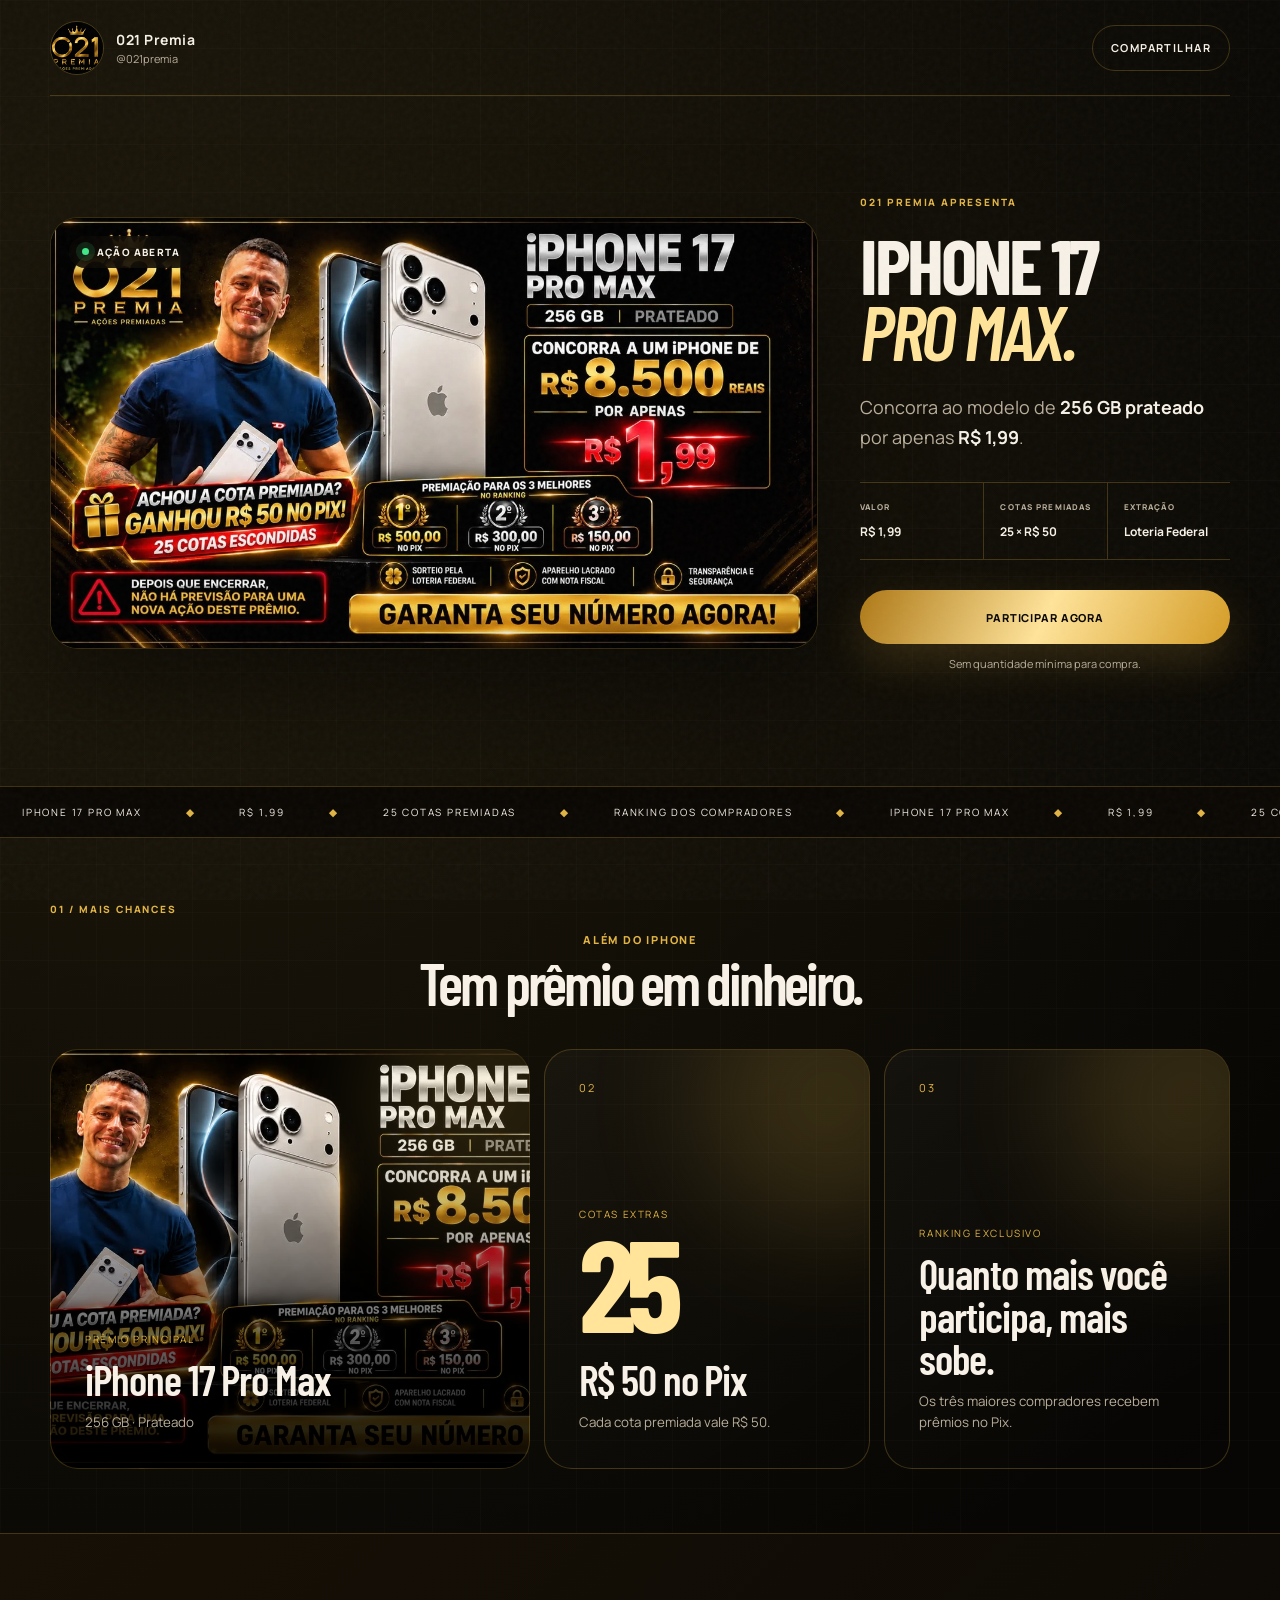
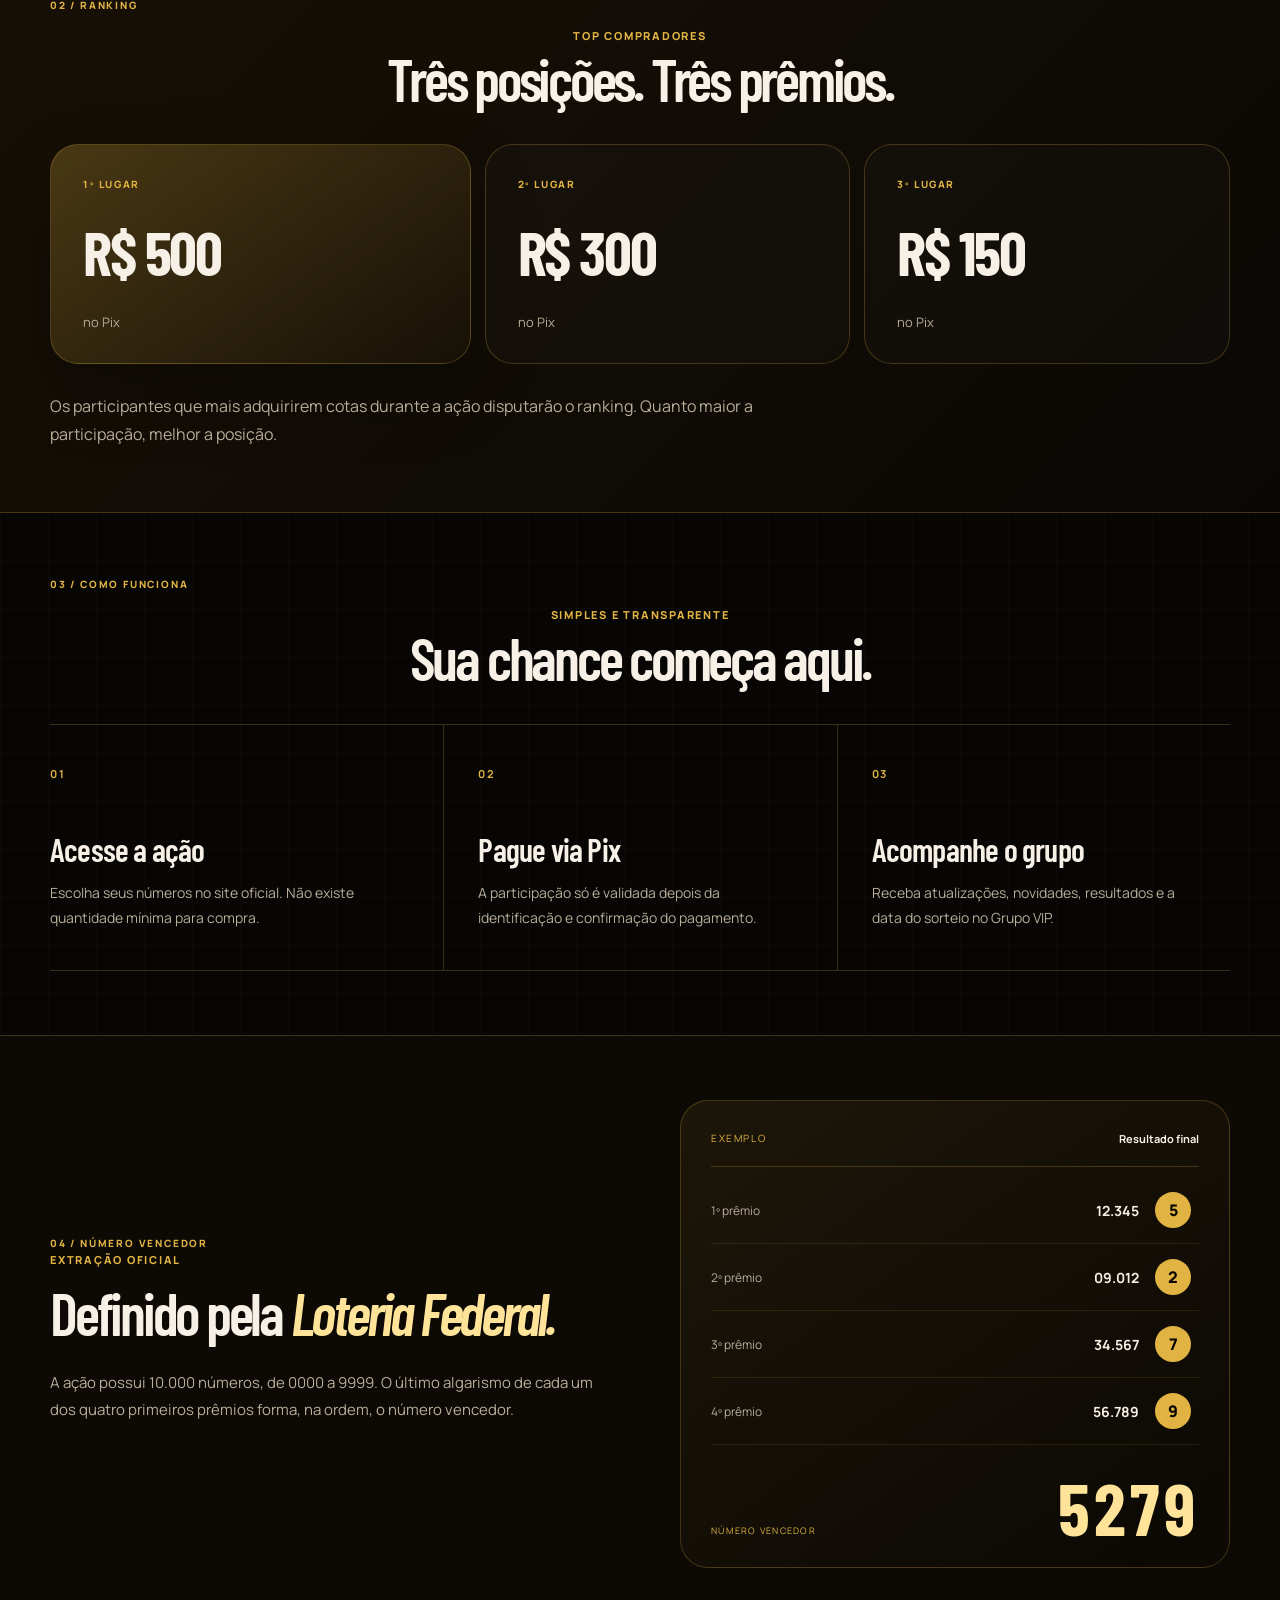
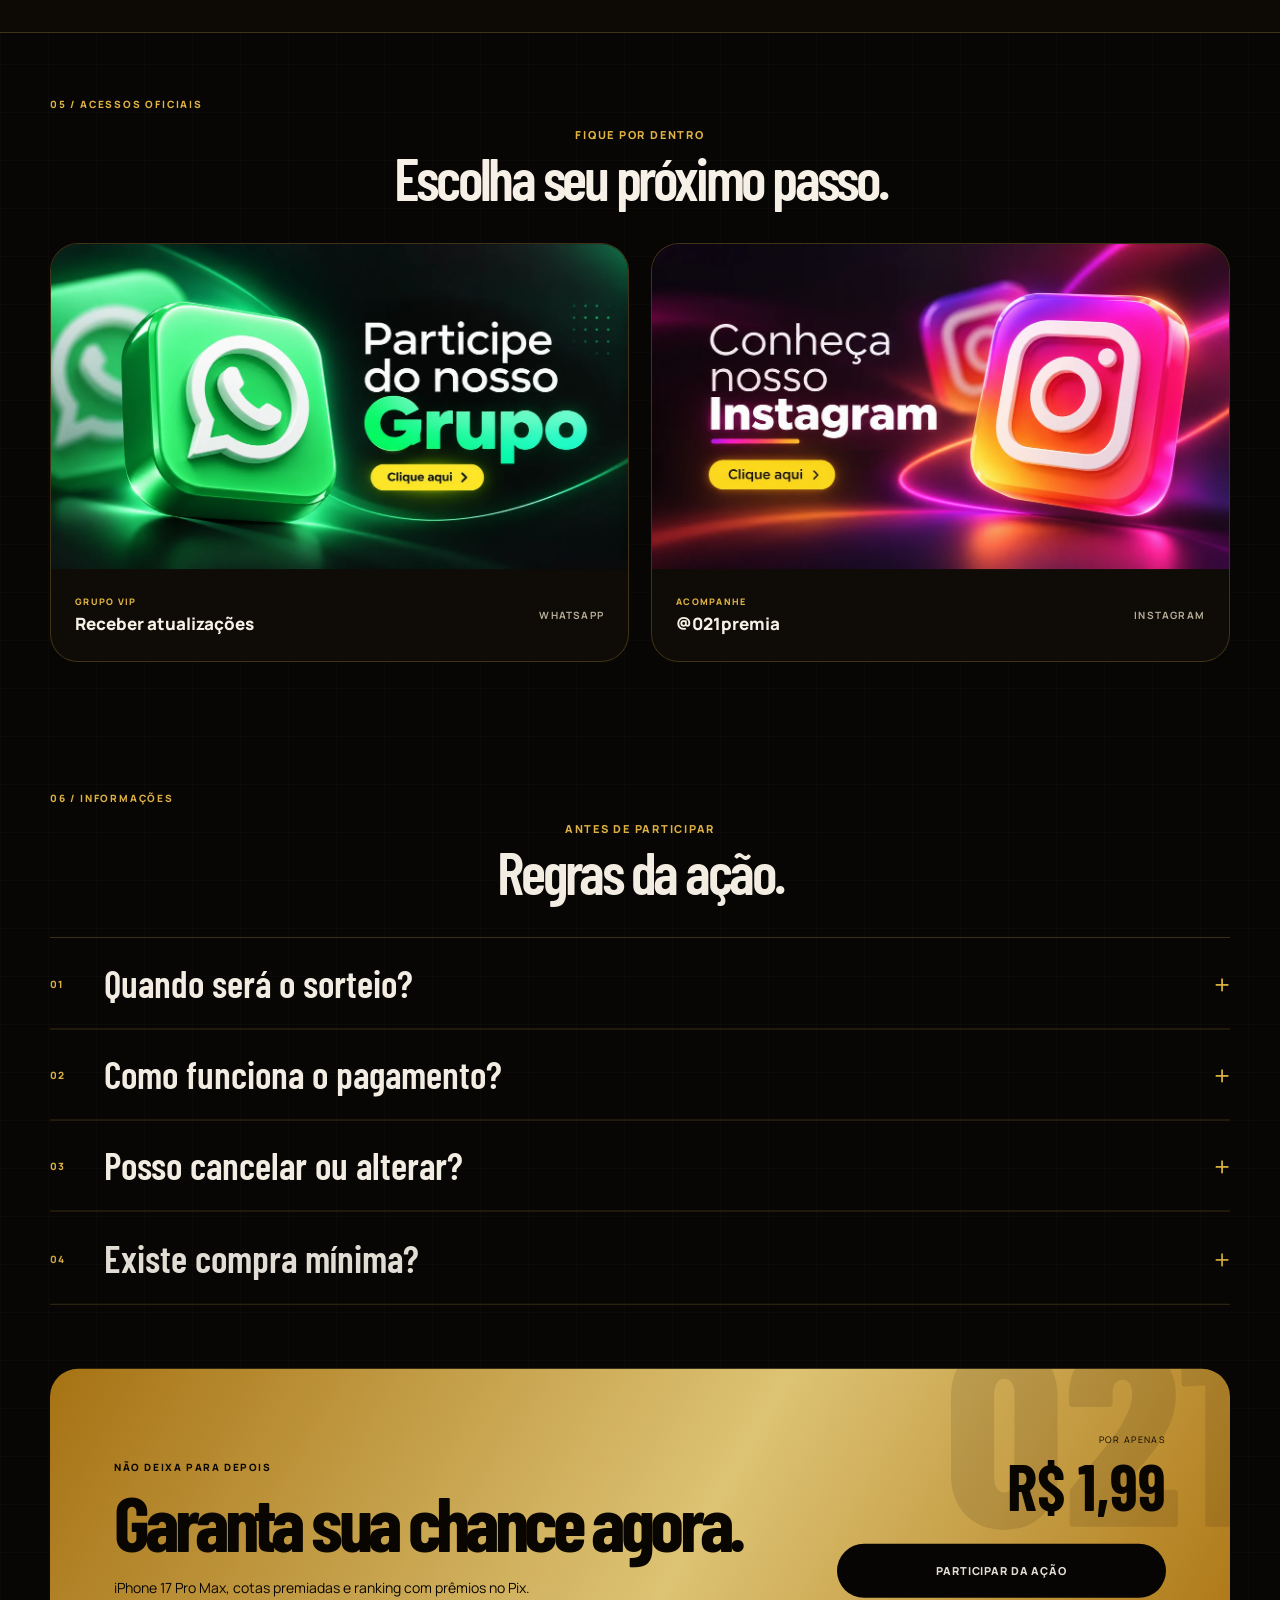
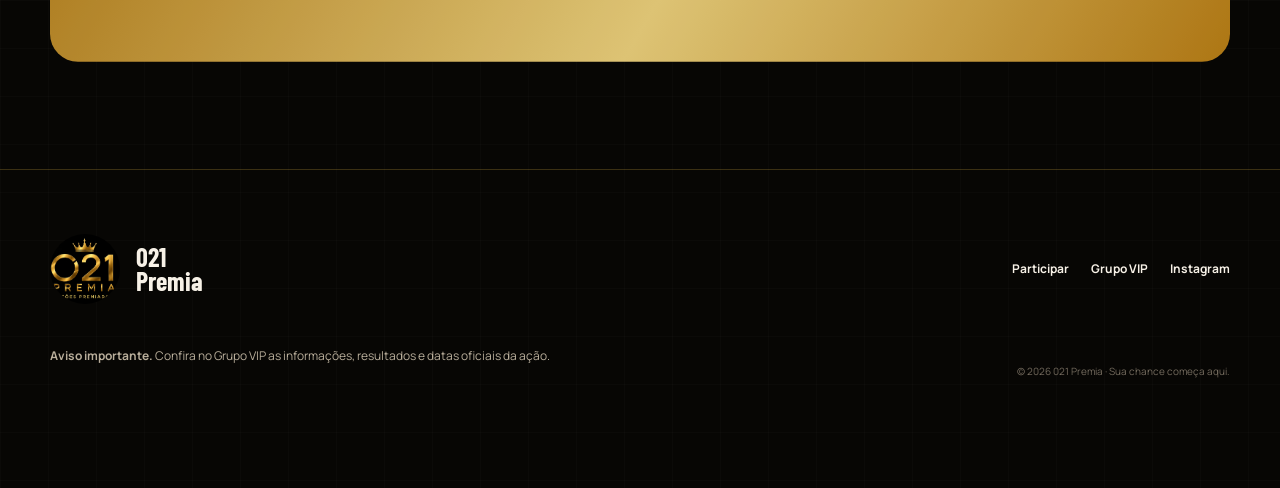
<file: 021premia/index.html>
<!doctype html>
<html lang="pt-BR">
<head>
  <meta charset="utf-8">
  <meta name="viewport" content="width=device-width, initial-scale=1, viewport-fit=cover">
  <meta name="theme-color" content="#070604">
  <meta name="description" content="021 Premia apresenta: concorra a um iPhone 17 Pro Max 256 GB prateado por apenas R$ 1,99. Cotas premiadas e ranking de compradores.">
  <meta property="og:title" content="021 Premia · iPhone 17 Pro Max">
  <meta property="og:description" content="iPhone 17 Pro Max, 25 cotas extras premiadas e ranking com prêmios no Pix.">
  <meta property="og:image" content="./assets/iphone-17-acao.webp">
  <title>021 Premia · iPhone 17 Pro Max por R$ 1,99</title>
  <link rel="icon" href="./assets/logo.webp">
  <link rel="preconnect" href="https://fonts.googleapis.com">
  <link rel="preconnect" href="https://fonts.gstatic.com" crossorigin>
  <link href="https://fonts.googleapis.com/css2?family=Barlow+Condensed:wght@600;700;800;900&family=Manrope:wght@400;500;600;700;800&display=swap" rel="stylesheet">
  <link rel="stylesheet" href="./style.css">
  <link rel="stylesheet" href="./accessibility.css">
  <link rel="stylesheet" href="./polish.css">
  <script src="./tracking.js" defer></script>
  <script src="./vendor/gsap.min.js" defer></script>
  <script src="./script.js" defer></script>
</head>
<body>
  <noscript><img height="1" width="1" style="display:none" src="https://www.facebook.com/tr?id=930785942910742&amp;ev=PageView&amp;noscript=1" alt=""></noscript>
  <a class="skip-link" href="#conteudo">Pular para o conteúdo</a>

  <main id="conteudo">
    <header class="topbar shell">
      <a class="profile" href="https://www.instagram.com/021premia" target="_blank" rel="noopener noreferrer">
        <img src="./assets/logo.webp" alt="">
        <span><strong>021 Premia</strong><small>@021premia</small></span>
      </a>
      <button class="share-button" type="button" aria-label="Compartilhar a página">Compartilhar</button>
    </header>

    <section class="hero shell" aria-labelledby="titulo-principal">
      <div class="hero-art reveal">
        <img src="./assets/iphone-17-acao.webp" alt="Ação do iPhone 17 Pro Max 256 GB da 021 Premia, com cotas premiadas e ranking" width="1280" height="720">
        <span class="live-pill"><i></i>Ação aberta</span>
      </div>
      <div class="hero-copy reveal">
        <p class="eyebrow">021 Premia apresenta</p>
        <h1 id="titulo-principal">iPhone 17 <em>Pro&nbsp;Max.</em></h1>
        <p class="lead">Concorra ao modelo de <strong>256 GB prateado</strong> por apenas <strong>R$ 1,99</strong>.</p>
        <div class="hero-facts">
          <div><small>VALOR</small><strong>R$ 1,99</strong></div>
          <div><small>COTAS PREMIADAS</small><strong>25 × R$ 50</strong></div>
          <div><small>EXTRAÇÃO</small><strong>Loteria Federal</strong></div>
        </div>
        <a class="button button-gold" href="https://checkout.021premia.com.br/" target="_blank" rel="noopener noreferrer" data-lead="checkout">Participar agora</a>
        <p class="minimum-note">Sem quantidade mínima para compra.</p>
      </div>
    </section>

    <div class="marquee" aria-hidden="true"><div>
      <span>IPHONE 17 PRO MAX</span><b>◆</b><span>R$ 1,99</span><b>◆</b><span>25 COTAS PREMIADAS</span><b>◆</b><span>RANKING DOS COMPRADORES</span><b>◆</b>
      <span>IPHONE 17 PRO MAX</span><b>◆</b><span>R$ 1,99</span><b>◆</b><span>25 COTAS PREMIADAS</span><b>◆</b><span>RANKING DOS COMPRADORES</span><b>◆</b>
    </div></div>

    <section class="section shell" id="premios">
      <div class="section-heading reveal">
        <span>01 / MAIS CHANCES</span>
        <div><p>Além do iPhone</p><h2>Tem prêmio em dinheiro.</h2></div>
      </div>

      <div class="prize-grid">
        <article class="prize-card prize-main reveal">
          <span class="card-index">01</span>
          <p>Prêmio principal</p>
          <h3>iPhone 17 Pro Max</h3>
          <small>256 GB · Prateado</small>
        </article>
        <article class="prize-card prize-extra reveal">
          <span class="card-index">02</span>
          <p>Cotas extras</p>
          <strong class="giant-number">25</strong>
          <h3>R$ 50 no Pix</h3>
          <small>Cada cota premiada vale R$ 50.</small>
        </article>
        <article class="prize-card prize-ranking reveal">
          <span class="card-index">03</span>
          <p>Ranking exclusivo</p>
          <h3>Quanto mais você participa, mais sobe.</h3>
          <small>Os três maiores compradores recebem prêmios no Pix.</small>
        </article>
      </div>
    </section>

    <section class="section ranking-section" id="ranking">
      <div class="shell">
        <div class="section-heading reveal">
          <span>02 / RANKING</span>
          <div><p>Top compradores</p><h2>Três posições. Três prêmios.</h2></div>
        </div>
        <div class="podium">
          <article class="rank-card first reveal"><span>1º LUGAR</span><strong>R$ 500</strong><small>no Pix</small></article>
          <article class="rank-card second reveal"><span>2º LUGAR</span><strong>R$ 300</strong><small>no Pix</small></article>
          <article class="rank-card third reveal"><span>3º LUGAR</span><strong>R$ 150</strong><small>no Pix</small></article>
        </div>
        <p class="ranking-note reveal">Os participantes que mais adquirirem cotas durante a ação disputarão o ranking. Quanto maior a participação, melhor a posição.</p>
      </div>
    </section>

    <section class="section shell" id="como-funciona">
      <div class="section-heading reveal">
        <span>03 / COMO FUNCIONA</span>
        <div><p>Simples e transparente</p><h2>Sua chance começa aqui.</h2></div>
      </div>
      <div class="steps">
        <article class="reveal"><b>01</b><h3>Acesse a ação</h3><p>Escolha seus números no site oficial. Não existe quantidade mínima para compra.</p></article>
        <article class="reveal"><b>02</b><h3>Pague via Pix</h3><p>A participação só é validada depois da identificação e confirmação do pagamento.</p></article>
        <article class="reveal"><b>03</b><h3>Acompanhe o grupo</h3><p>Receba atualizações, novidades, resultados e a data do sorteio no Grupo VIP.</p></article>
      </div>
    </section>

    <section class="section draw-section" id="sorteio">
      <div class="shell draw-layout">
        <div class="draw-copy reveal">
          <span>04 / NÚMERO VENCEDOR</span>
          <p>Extração oficial</p>
          <h2>Definido pela <em>Loteria Federal.</em></h2>
          <p class="body-copy">A ação possui 10.000 números, de 0000 a 9999. O último algarismo de cada um dos quatro primeiros prêmios forma, na ordem, o número vencedor.</p>
        </div>
        <div class="example-card reveal" aria-label="Exemplo de formação do número vencedor">
          <div class="example-title"><span>EXEMPLO</span><strong>Resultado final</strong></div>
          <ol>
            <li><span>1º prêmio</span><b>12.345</b><em>5</em></li>
            <li><span>2º prêmio</span><b>09.012</b><em>2</em></li>
            <li><span>3º prêmio</span><b>34.567</b><em>7</em></li>
            <li><span>4º prêmio</span><b>56.789</b><em>9</em></li>
          </ol>
          <div class="winning-number"><small>NÚMERO VENCEDOR</small><strong>5279</strong></div>
        </div>
      </div>
    </section>

    <section class="section shell" id="canais">
      <div class="section-heading reveal">
        <span>05 / ACESSOS OFICIAIS</span>
        <div><p>Fique por dentro</p><h2>Escolha seu próximo passo.</h2></div>
      </div>
      <div class="channels">
        <a class="channel-card reveal" href="https://chat.whatsapp.com/JFI6RpgEqfD3y5OdmHV5dN?s=cl&amp;p=i&amp;ilr=0" target="_blank" rel="noopener noreferrer" data-lead="grupo-vip">
          <img src="./assets/channel-whatsapp.webp" alt="Participe do Grupo VIP da 021 Premia no WhatsApp" width="1200" height="675" loading="lazy">
          <footer><span><small>GRUPO VIP</small>Receber atualizações</span><b>WhatsApp</b></footer>
        </a>
        <a class="channel-card reveal" href="https://www.instagram.com/021premia" target="_blank" rel="noopener noreferrer">
          <img src="./assets/channel-instagram.webp" alt="Siga a 021 Premia no Instagram" width="1200" height="675" loading="lazy">
          <footer><span><small>ACOMPANHE</small>@021premia</span><b>Instagram</b></footer>
        </a>
      </div>
    </section>

    <section class="section shell info-section">
      <div class="section-heading reveal">
        <span>06 / INFORMAÇÕES</span>
        <div><p>Antes de participar</p><h2>Regras da ação.</h2></div>
      </div>
      <div class="accordion">
        <details class="reveal"><summary><b>01</b>Quando será o sorteio?<i>+</i></summary><p>O sorteio será realizado somente após 100% da ação estar preenchida e com todos os pagamentos confirmados. A data será informada no Grupo VIP oficial.</p></details>
        <details class="reveal"><summary><b>02</b>Como funciona o pagamento?<i>+</i></summary><p>O pagamento é realizado exclusivamente via Pix. Não existe reserva sem pagamento, e a cota só é válida após a confirmação.</p></details>
        <details class="reveal"><summary><b>03</b>Posso cancelar ou alterar?<i>+</i></summary><p>Depois do pagamento, não é possível cancelar a participação, solicitar reembolso ou alterar o número adquirido.</p></details>
        <details class="reveal"><summary><b>04</b>Existe compra mínima?<i>+</i></summary><p>Não. Você pode participar sem quantidade mínima para compra.</p></details>
      </div>
    </section>

    <section class="final-cta shell reveal">
      <div><p>Não deixa para depois</p><h2>Garanta sua chance agora.</h2><span>iPhone 17 Pro Max, cotas premiadas e ranking com prêmios no Pix.</span></div>
      <div class="final-side"><small>POR APENAS</small><strong>R$ 1,99</strong><a class="button button-dark" href="https://checkout.021premia.com.br/" target="_blank" rel="noopener noreferrer" data-lead="checkout-final">Participar da ação</a></div>
    </section>
  </main>

  <footer class="site-footer">
    <div class="shell footer-grid">
      <div class="footer-brand"><img src="./assets/logo.webp" alt=""><strong>021<br>Premia</strong></div>
      <nav aria-label="Links finais"><a href="https://checkout.021premia.com.br/" target="_blank" rel="noopener noreferrer" data-lead="checkout-footer">Participar</a><a href="https://chat.whatsapp.com/JFI6RpgEqfD3y5OdmHV5dN?s=cl&amp;p=i&amp;ilr=0" target="_blank" rel="noopener noreferrer" data-lead="grupo-footer">Grupo VIP</a><a href="https://www.instagram.com/021premia" target="_blank" rel="noopener noreferrer">Instagram</a></nav>
      <p><b>Aviso importante.</b> Confira no Grupo VIP as informações, resultados e datas oficiais da ação.</p>
      <small>© <span id="year"></span> 021 Premia · Sua chance começa aqui.</small>
    </div>
  </footer>

  <a class="floating-cta" href="https://checkout.021premia.com.br/" target="_blank" rel="noopener noreferrer" data-lead="checkout-fixo">Participar · R$ 1,99</a>
</body>
</html>
</file>
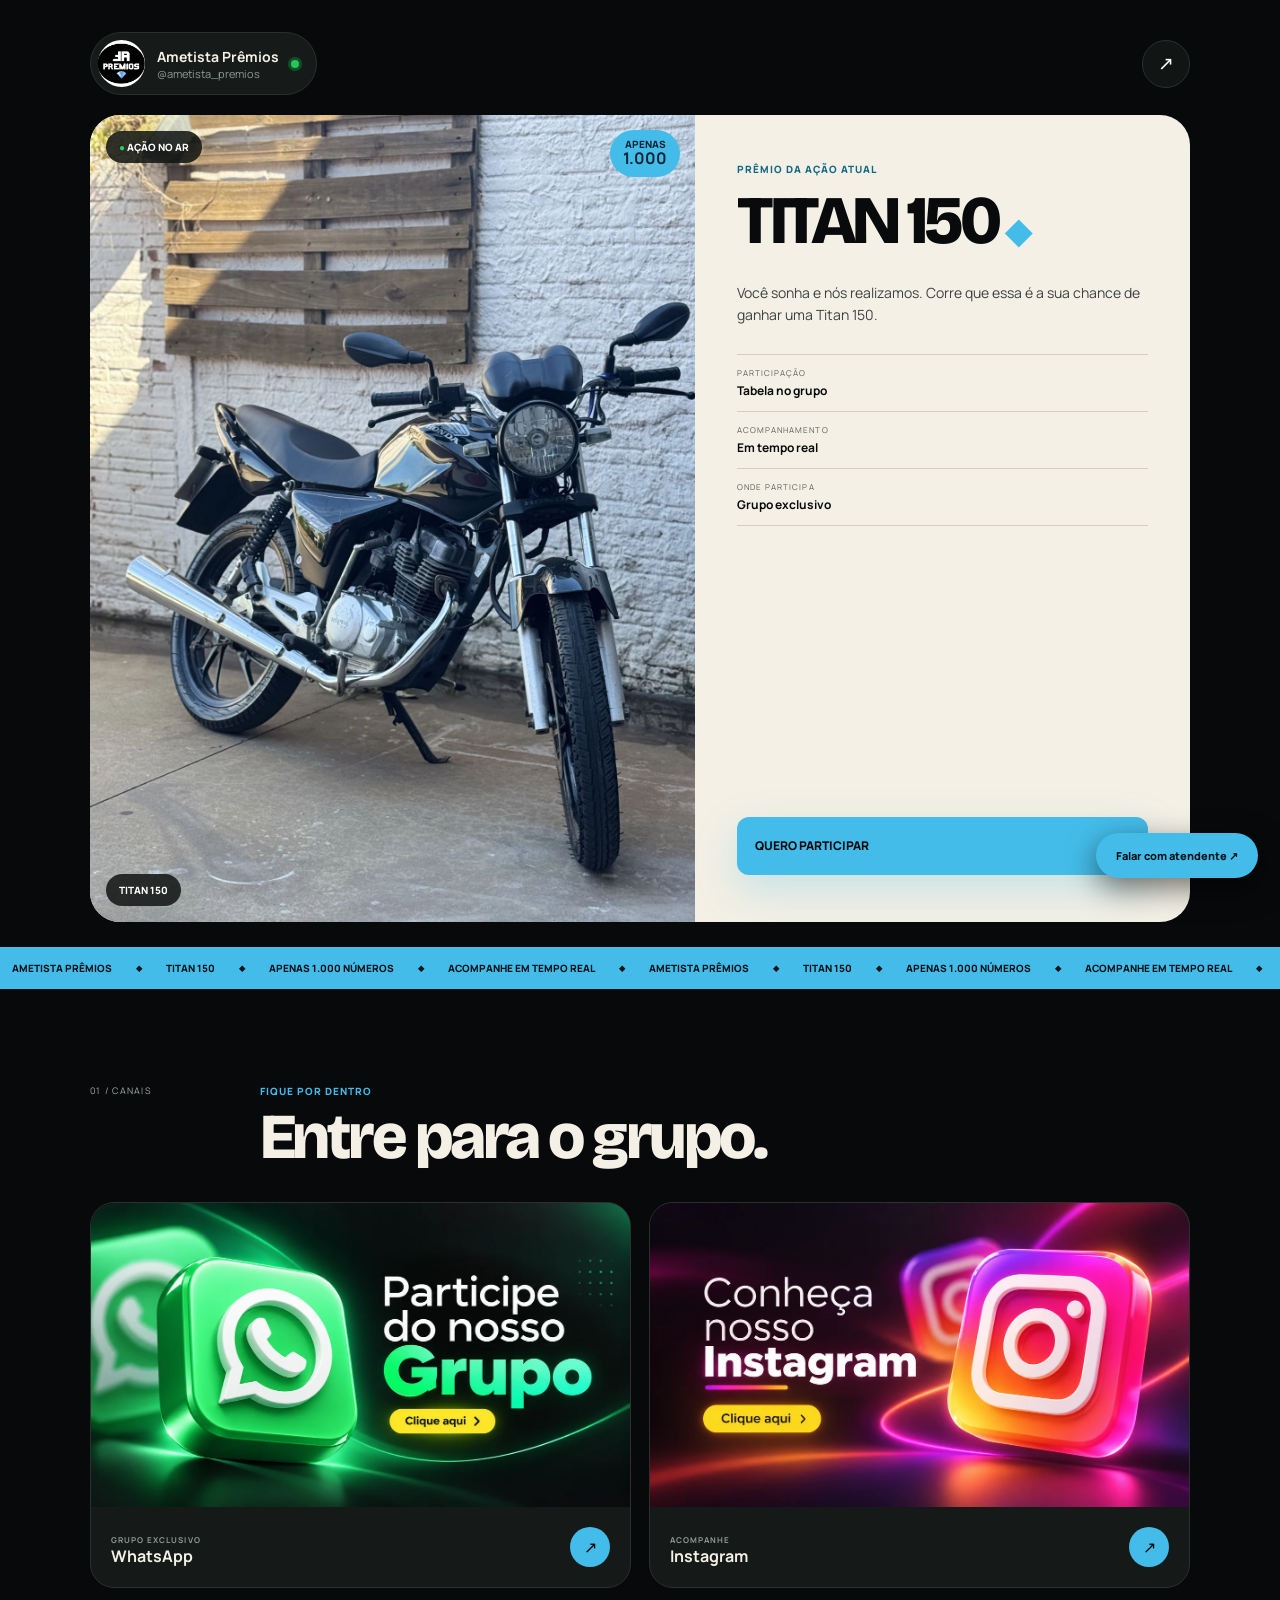
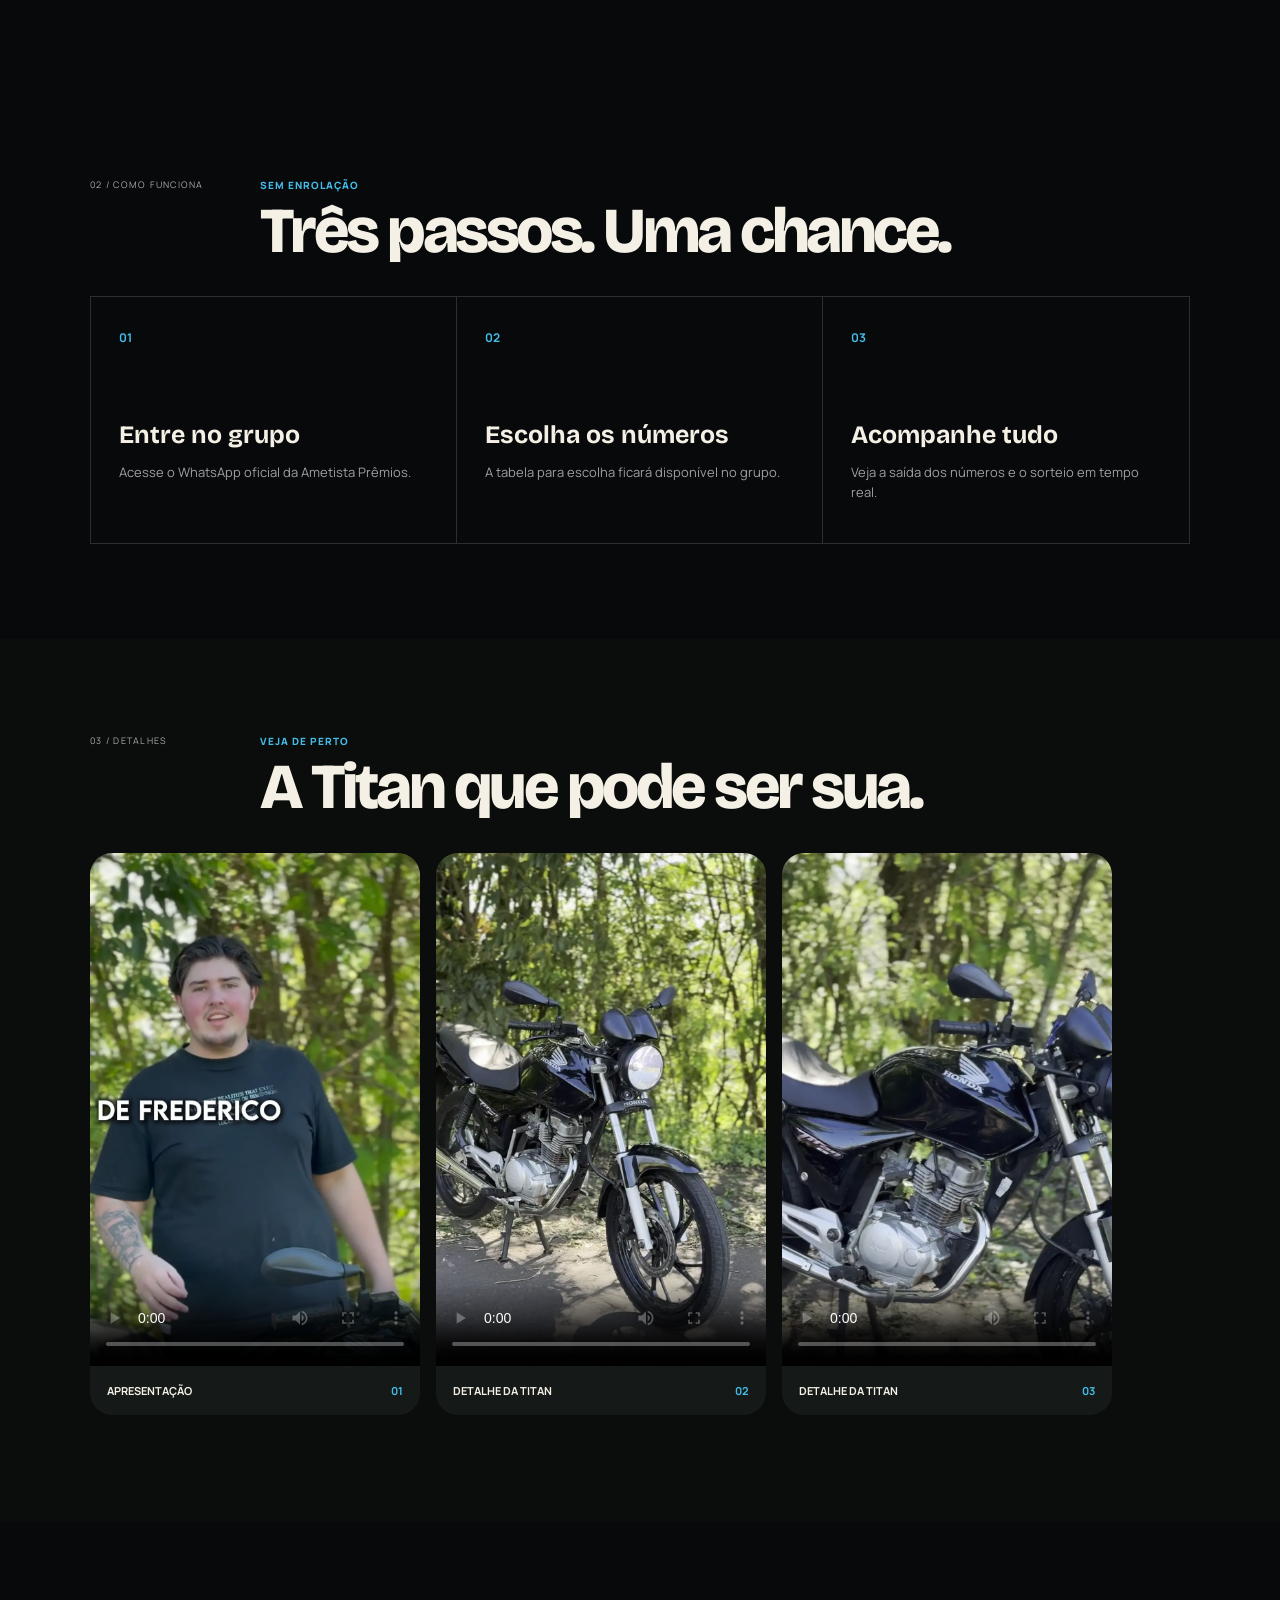
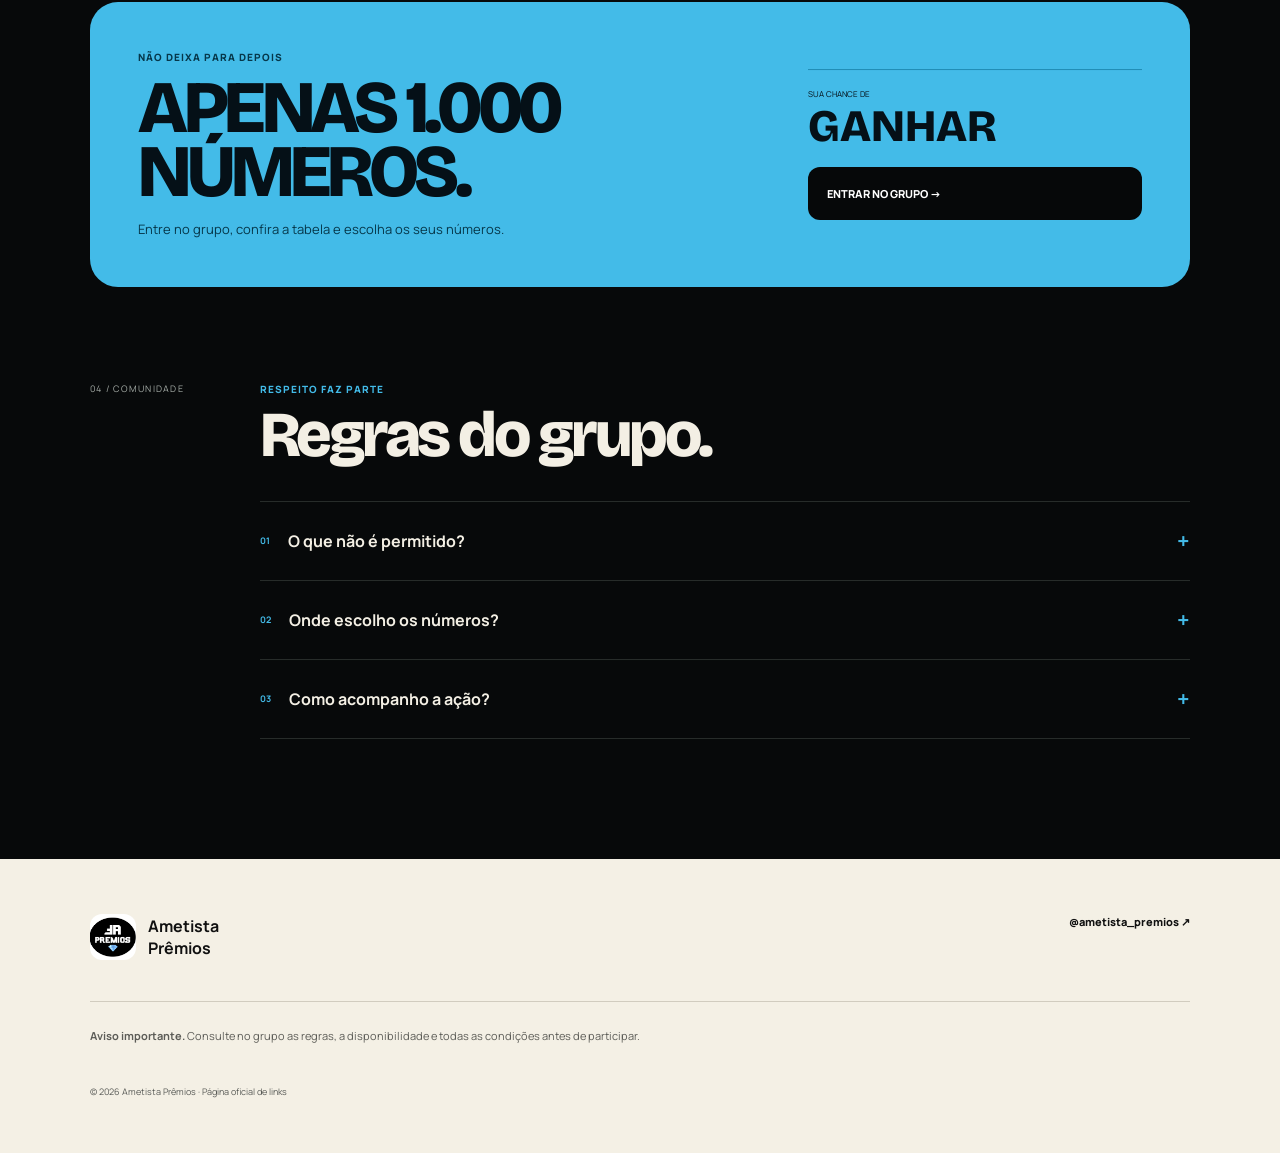
<file: ametistapremios/index.html>
<!doctype html>
<html lang="pt-BR">
<head>
<meta charset="utf-8"><meta name="deploy-revision" content="2026-09-14-hostinger-auto"><meta name="viewport" content="width=device-width,initial-scale=1,viewport-fit=cover">
<meta name="theme-color" content="#07090a"><meta name="description" content="Ametista Prêmios — concorra a uma Titan 150 em uma ação com apenas 1.000 números. Entre no grupo exclusivo.">
<meta property="og:title" content="Ametista Prêmios · Titan 150"><meta property="og:description" content="Você sonha e nós realizamos. Entre no grupo exclusivo e acompanhe a ação."><meta property="og:image" content="./assets/titan-150.webp">
<title>Ametista Prêmios · Titan 150</title>
<link rel="icon" href="./assets/logo.webp"><link rel="preconnect" href="https://fonts.googleapis.com"><link rel="preconnect" href="https://fonts.gstatic.com" crossorigin>
<link href="https://fonts.googleapis.com/css2?family=Bricolage+Grotesque:opsz,wght@12..96,600;12..96,700;12..96,800&family=Manrope:wght@400;500;600;700;800&display=swap" rel="stylesheet">
<link rel="stylesheet" href="./reference.css"><link rel="stylesheet" href="./a11y.css"><script src="./meta-pixel.js" defer></script><script src="./vendor/gsap.min.js" defer></script><script src="./reference.js" defer></script>
</head><body>
<noscript><img height="1" width="1" style="display:none" src="https://www.facebook.com/tr?id=4177351775901177&amp;ev=PageView&amp;noscript=1" alt=""></noscript>
<a class="skip" href="#conteudo">Pular para o conteúdo</a>
<main id="conteudo">
<header class="top shell"><a class="profile-pill" href="https://www.instagram.com/ametista_premios" target="_blank" rel="noopener noreferrer"><img src="./assets/logo.webp" alt=""><span><strong>Ametista Prêmios</strong><small>@ametista_premios</small></span><i></i></a><button class="share" type="button" aria-label="Compartilhar esta página">↗</button></header>

<section class="hero shell reveal">
<div class="hero-photo"><img src="./assets/titan-150.webp" alt="Honda Titan 150 preta, prêmio da ação Ametista"><span class="badge live">● AÇÃO NO AR</span><span class="badge count">APENAS<br><strong>1.000</strong></span><span class="badge bottom">TITAN 150</span></div>
<div class="hero-info"><p class="kicker">PRÊMIO DA AÇÃO ATUAL</p><h1>TITAN 150<span>◆</span></h1><p class="hero-copy">Você sonha e nós realizamos. Corre que essa é a sua chance de ganhar uma Titan 150.</p>
<div class="facts"><div><small>PARTICIPAÇÃO</small><strong>Tabela no grupo</strong></div><div><small>ACOMPANHAMENTO</small><strong>Em tempo real</strong></div><div><small>ONDE PARTICIPA</small><strong>Grupo exclusivo</strong></div></div>
<a class="primary" href="https://chat.whatsapp.com/GpTwKhoeQXF9u1VYkbT9w3" target="_blank" rel="noopener noreferrer">QUERO PARTICIPAR <span>→</span></a></div>
</section>

<div class="marquee"><div><span>AMETISTA PRÊMIOS</span><span>TITAN 150</span><span>APENAS 1.000 NÚMEROS</span><span>ACOMPANHE EM TEMPO REAL</span><span>AMETISTA PRÊMIOS</span><span>TITAN 150</span><span>APENAS 1.000 NÚMEROS</span><span>ACOMPANHE EM TEMPO REAL</span></div></div>

<section class="section shell" id="canais"><div class="section-head"><span>01 / CANAIS</span><div><p>FIQUE POR DENTRO</p><h2>Entre para o grupo.</h2></div></div>
<div class="channels">
<a class="channel whatsapp" href="https://chat.whatsapp.com/GpTwKhoeQXF9u1VYkbT9w3" target="_blank" rel="noopener noreferrer"><div class="channel-visual"><img src="./assets/channel-whatsapp.webp" alt="Participe do nosso grupo no WhatsApp — clique aqui" width="1200" height="675" loading="lazy" decoding="async"></div><footer><span><small>GRUPO EXCLUSIVO</small>WhatsApp</span><i>↗</i></footer></a>
<a class="channel insta" href="https://www.instagram.com/ametista_premios" target="_blank" rel="noopener noreferrer"><div class="channel-visual"><img src="./assets/channel-instagram.webp" alt="Conheça nosso Instagram — clique aqui" width="1200" height="675" loading="lazy" decoding="async"></div><footer><span><small>ACOMPANHE</small>Instagram</span><i>↗</i></footer></a>
</div></section>

<section class="section shell"><div class="section-head"><span>02 / COMO FUNCIONA</span><div><p>SEM ENROLAÇÃO</p><h2>Três passos. Uma chance.</h2></div></div>
<div class="steps"><article><b>01</b><h3>Entre no grupo</h3><p>Acesse o WhatsApp oficial da Ametista Prêmios.</p></article><article><b>02</b><h3>Escolha os números</h3><p>A tabela para escolha ficará disponível no grupo.</p></article><article><b>03</b><h3>Acompanhe tudo</h3><p>Veja a saída dos números e o sorteio em tempo real.</p></article></div></section>

<section class="section media-section"><div class="shell"><div class="section-head"><span>03 / DETALHES</span><div><p>VEJA DE PERTO</p><h2>A Titan que pode ser sua.</h2></div></div>
<div class="media-row" tabindex="0" aria-label="Vídeos da Titan 150; use as setas para navegar">
<figure><video controls playsinline preload="metadata" poster="./assets/apresentacao-poster.webp"><source src="./assets/apresentacao.mp4" type="video/mp4"></video><figcaption>APRESENTAÇÃO <span>01</span></figcaption></figure>
<figure><video controls playsinline preload="metadata" poster="./assets/titan-detalhe-1-poster.webp"><source src="./assets/titan-detalhe-1.mp4" type="video/mp4"></video><figcaption>DETALHE DA TITAN <span>02</span></figcaption></figure>
<figure><video controls playsinline preload="metadata" poster="./assets/titan-detalhe-2-poster.webp"><source src="./assets/titan-detalhe-2.mp4" type="video/mp4"></video><figcaption>DETALHE DA TITAN <span>03</span></figcaption></figure>
</div></div></section>

<section class="cta shell reveal"><div><p>NÃO DEIXA PARA DEPOIS</p><h2>APENAS 1.000<br>NÚMEROS.</h2><span>Entre no grupo, confira a tabela e escolha os seus números.</span></div><div class="cta-side"><small>SUA CHANCE DE</small><strong>GANHAR</strong><a href="https://chat.whatsapp.com/GpTwKhoeQXF9u1VYkbT9w3" target="_blank" rel="noopener noreferrer">ENTRAR NO GRUPO →</a></div></section>

<section class="section shell rules"><div class="section-head"><span>04 / COMUNIDADE</span><div><p>RESPEITO FAZ PARTE</p><h2>Regras do grupo.</h2></div></div>
<div class="accordion">
<details><summary><b>01</b>O que não é permitido?<i>+</i></summary><p>Concorrentes, política, religião, material erótico, vídeos ou imagens violentas, homofobia e discussões desnecessárias.</p></details>
<details><summary><b>02</b>Onde escolho os números?<i>+</i></summary><p>A tabela ficará disponível dentro do grupo exclusivo no WhatsApp.</p></details>
<details><summary><b>03</b>Como acompanho a ação?<i>+</i></summary><p>A saída dos números e o sorteio serão acompanhados em tempo real pelo grupo.</p></details>
</div></section>
</main>
<footer class="site-footer"><div class="shell"><div><img src="./assets/logo.webp" alt=""><strong>Ametista<br>Prêmios</strong></div><a href="https://www.instagram.com/ametista_premios" target="_blank" rel="noopener noreferrer">@ametista_premios ↗</a><p><b>Aviso importante.</b> Consulte no grupo as regras, a disponibilidade e todas as condições antes de participar.</p><small>© <span id="year"></span> Ametista Prêmios · Página oficial de links</small></div></footer>
<a class="float" href="https://w.app/x4yejq" target="_blank" rel="noopener noreferrer">Falar com atendente ↗</a>
</body></html>
</file>
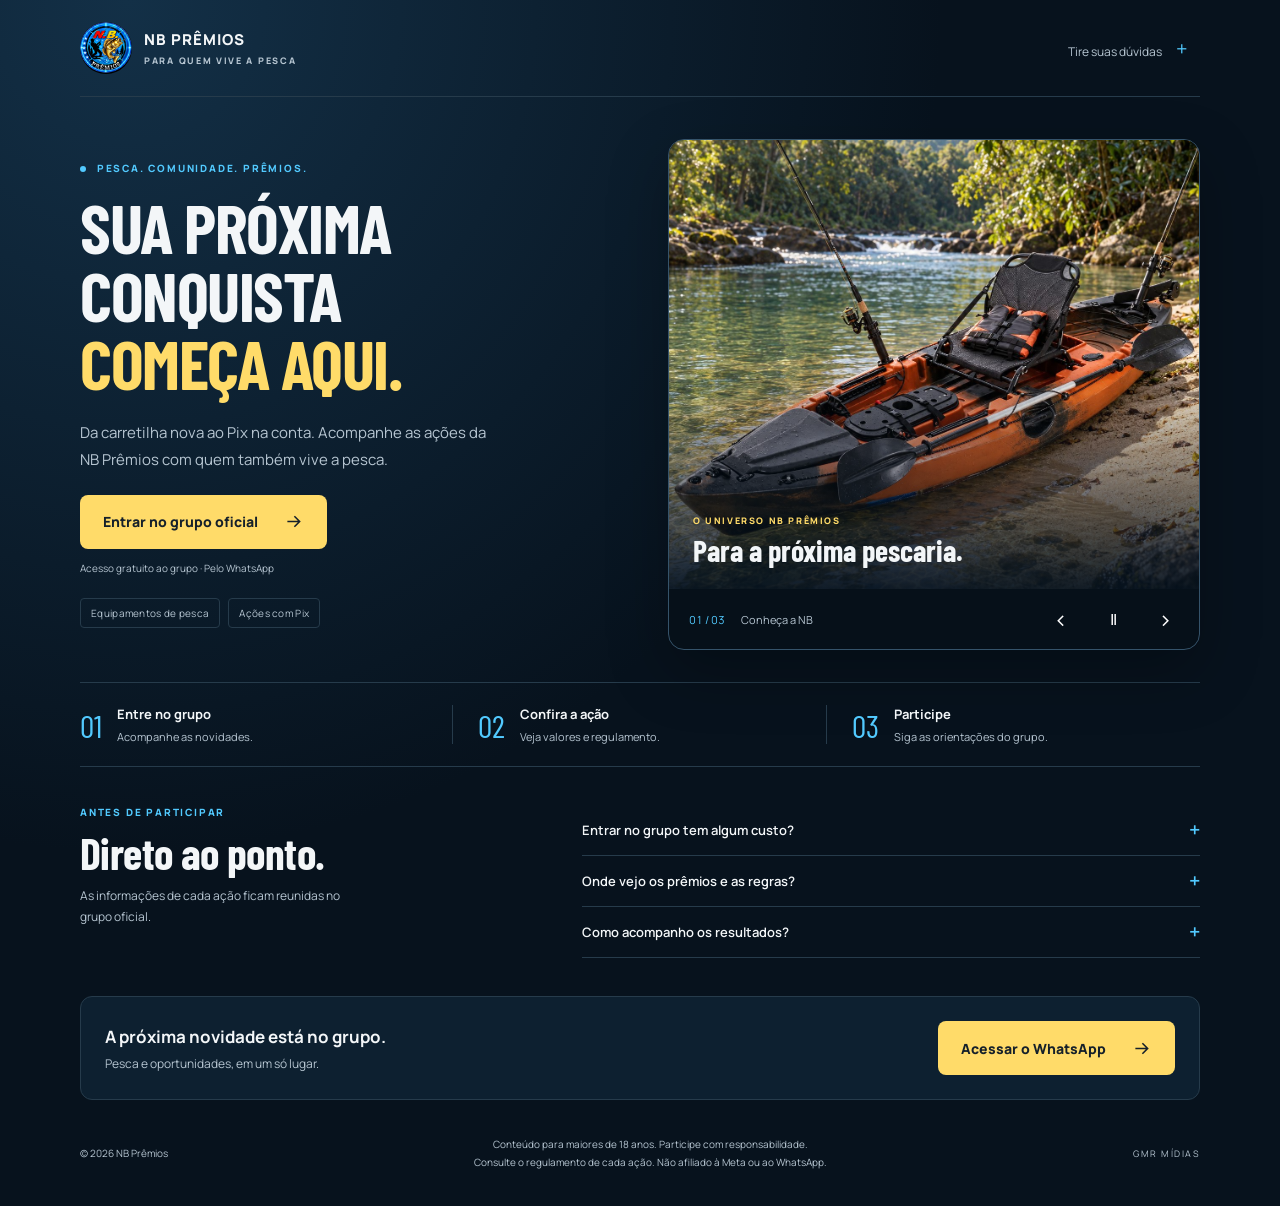
<file: nbpremios/index.html>
<!doctype html>
<html lang="pt-BR">
<head>
<meta charset="utf-8"><meta name="viewport" content="width=device-width, initial-scale=1">
<meta name="theme-color" content="#07121d"><meta name="robots" content="index,follow">
<link rel="canonical" href="https://pages.gmrmidias.com/nbpremios/">
<title>NB Prêmios — Para quem vive a pesca</title>
<meta name="description" content="Pesca, equipamentos e ações com Pix. Acompanhe as novidades da NB Prêmios no grupo oficial.">
<link rel="icon" href="assets/logo.jpg"><link rel="preconnect" href="https://fonts.googleapis.com"><link rel="preconnect" href="https://fonts.gstatic.com" crossorigin>
<link href="https://fonts.googleapis.com/css2?family=Barlow+Condensed:wght@600;700;800&family=Manrope:wght@400;500;600;700;800&display=swap" rel="stylesheet">
<link rel="stylesheet" href="style.css"><script src="app.js" defer></script>
</head>
<body>
<a class="skip" href="#conteudo">Pular para o conteúdo</a>
<header class="wrap header"><a class="brand" href="#" aria-label="NB Prêmios, início"><img src="assets/logo.jpg" width="52" height="52" alt=""><span>NB PRÊMIOS<small>PARA QUEM VIVE A PESCA</small></span></a><a class="header-link" href="#duvidas">Tire suas dúvidas <span aria-hidden="true">+</span></a></header>
<main id="conteudo" class="wrap">
<section class="hero" aria-labelledby="titulo">
<div class="hero-copy"><p class="eyebrow"><span></span> PESCA. COMUNIDADE. PRÊMIOS.</p><h1 id="titulo">Sua próxima <br>conquista <em>começa aqui.</em></h1><p class="intro">Da carretilha nova ao Pix na conta. Acompanhe as ações da NB Prêmios com quem também vive a pesca.</p><a class="cta" href="https://cutt.ly/gruponetowhatts" target="_blank" rel="noopener noreferrer">Entrar no grupo oficial <svg viewBox="0 0 24 24" aria-hidden="true"><path d="M5 12h14m-6-6 6 6-6 6"/></svg></a><p class="micro">Acesso gratuito ao grupo · Pelo WhatsApp</p><div class="categories"><span>Equipamentos de pesca</span><span>Ações com Pix</span></div></div>
<div class="showcase" aria-label="Galeria NB Prêmios" aria-roledescription="carrossel"><div class="slides">
<figure class="slide active"><img src="assets/caiaque.jpg" width="1024" height="1024" alt="Caiaque de pesca apresentado na página NB Prêmios" fetchpriority="high"><figcaption><small>O UNIVERSO NB PRÊMIOS</small><strong>Para a próxima pescaria.</strong></figcaption></figure>
<figure class="slide" hidden><video src="assets/video.mp4" muted playsinline loop preload="metadata" aria-label="Vídeo enviado pela NB Prêmios, sem áudio"></video><figcaption><small>CONHEÇA DE PERTO</small><strong>NB Prêmios em movimento.</strong></figcaption></figure>
<figure class="slide" hidden><img src="assets/carretilha.jpg" width="1024" height="1024" alt="Carretilha apresentada na página NB Prêmios" loading="lazy"><figcaption><small>PAIXÃO EM CADA DETALHE</small><strong>Equipamento para ir além.</strong></figcaption></figure>
</div><div class="gallery-controls"><span id="count" aria-live="off">01 / 03</span><span class="gallery-note">Conheça a NB</span><button id="prev" aria-label="Mídia anterior">‹</button><button id="pause" aria-label="Pausar carrossel">Ⅱ</button><button id="next" aria-label="Próxima mídia">›</button></div></div>
</section>
<section class="steps" aria-label="Como participar"><div><span>01</span><p><strong>Entre no grupo</strong><small>Acompanhe as novidades.</small></p></div><div><span>02</span><p><strong>Confira a ação</strong><small>Veja valores e regulamento.</small></p></div><div><span>03</span><p><strong>Participe</strong><small>Siga as orientações do grupo.</small></p></div></section>
<section class="bottom" id="duvidas"><div class="section-title"><p class="eyebrow">ANTES DE PARTICIPAR</p><h2>Direto ao ponto.</h2><p>As informações de cada ação ficam reunidas no grupo oficial.</p></div><div class="faq"><details><summary>Entrar no grupo tem algum custo?</summary><p>O acesso ao grupo é gratuito. Valores e condições para participar de cada ação são informados separadamente.</p></details><details><summary>Onde vejo os prêmios e as regras?</summary><p>No grupo oficial da NB Prêmios. Confira a disponibilidade, os valores, as datas e o regulamento da ação antes de participar. As imagens apresentam o universo da marca e não garantem uma ação ativa.</p></details><details><summary>Como acompanho os resultados?</summary><p>Acompanhe os avisos e as orientações publicados pela NB Prêmios no grupo oficial.</p></details></div></section>
<aside class="closing"><div><strong>A próxima novidade está no grupo.</strong><span>Pesca e oportunidades, em um só lugar.</span></div><a class="cta" href="https://cutt.ly/gruponetowhatts" target="_blank" rel="noopener noreferrer">Acessar o WhatsApp <svg viewBox="0 0 24 24" aria-hidden="true"><path d="M5 12h14m-6-6 6 6-6 6"/></svg></a></aside>
</main><footer class="wrap"><span>© 2026 NB Prêmios</span><p>Conteúdo para maiores de 18 anos. Participe com responsabilidade.<br>Consulte o regulamento de cada ação. Não afiliado à Meta ou ao WhatsApp.</p><span class="credit">GMR MÍDIAS</span></footer>
</body></html>
</file>
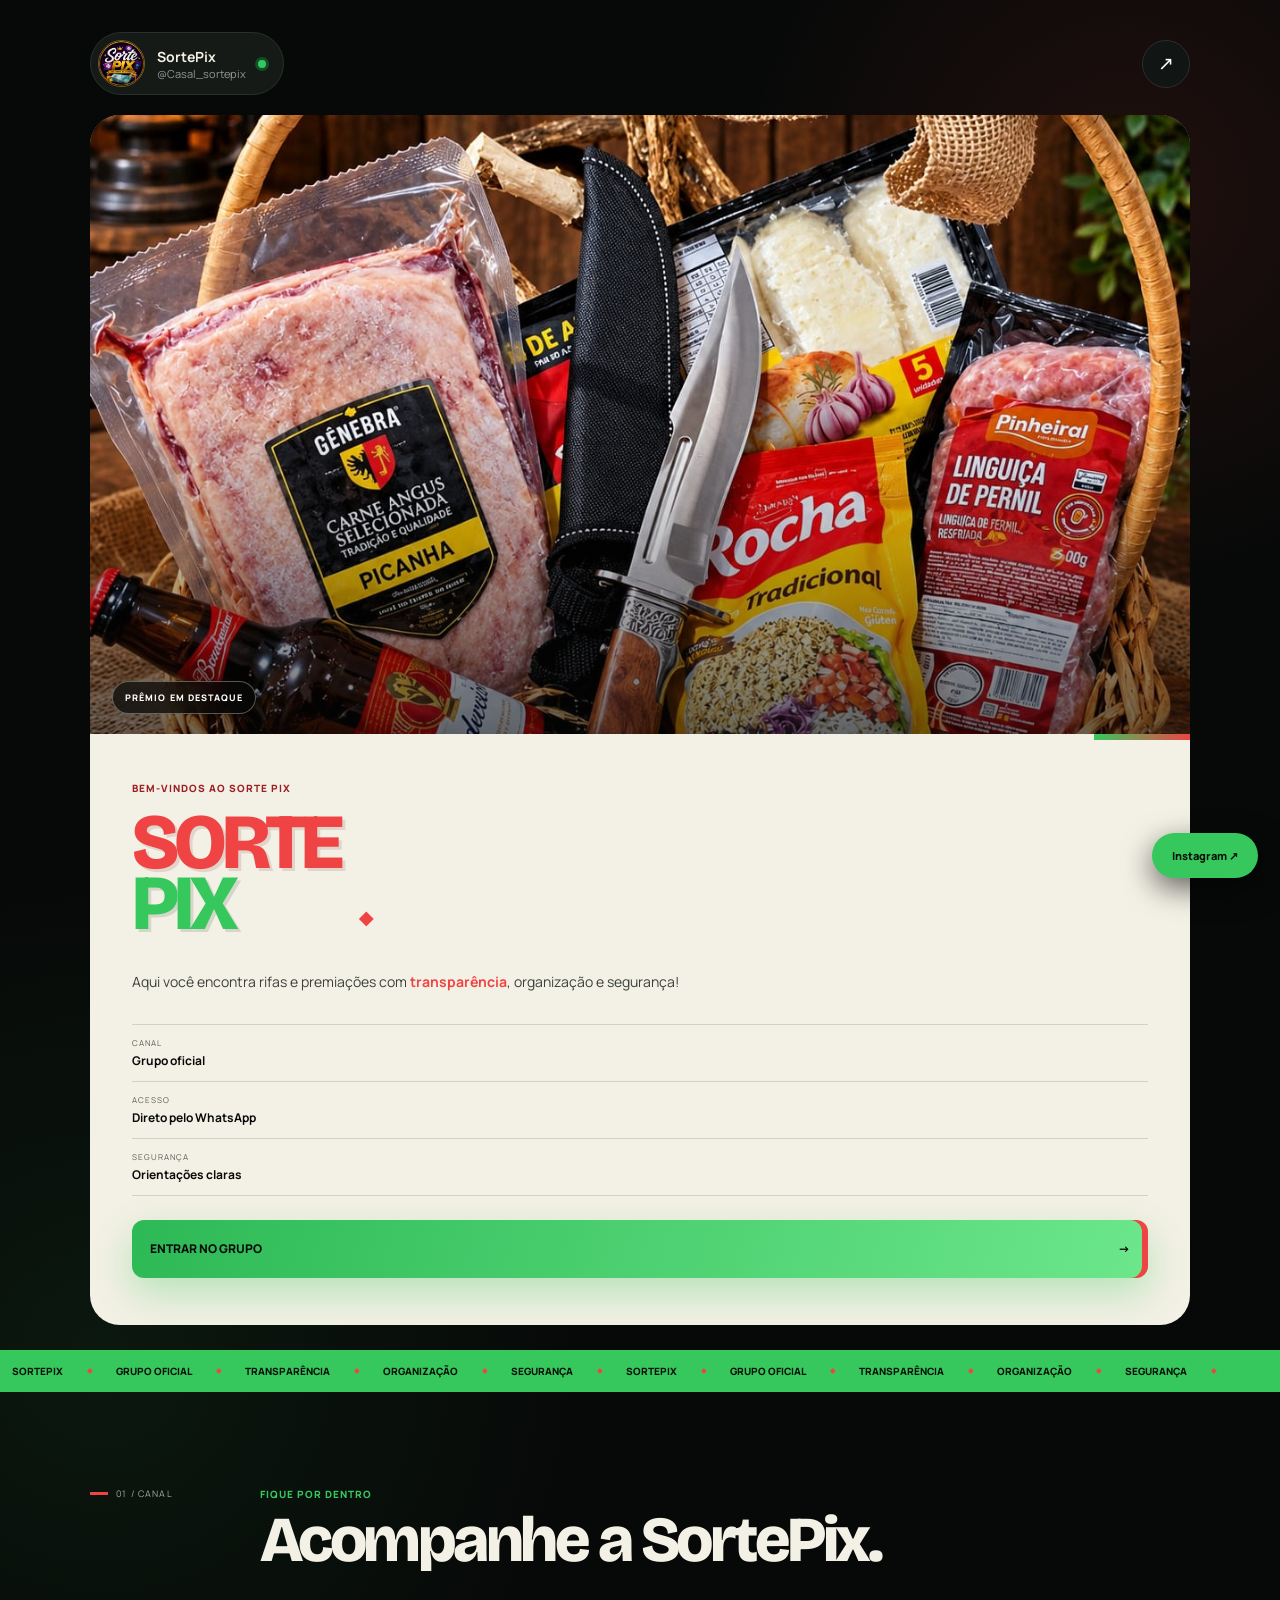
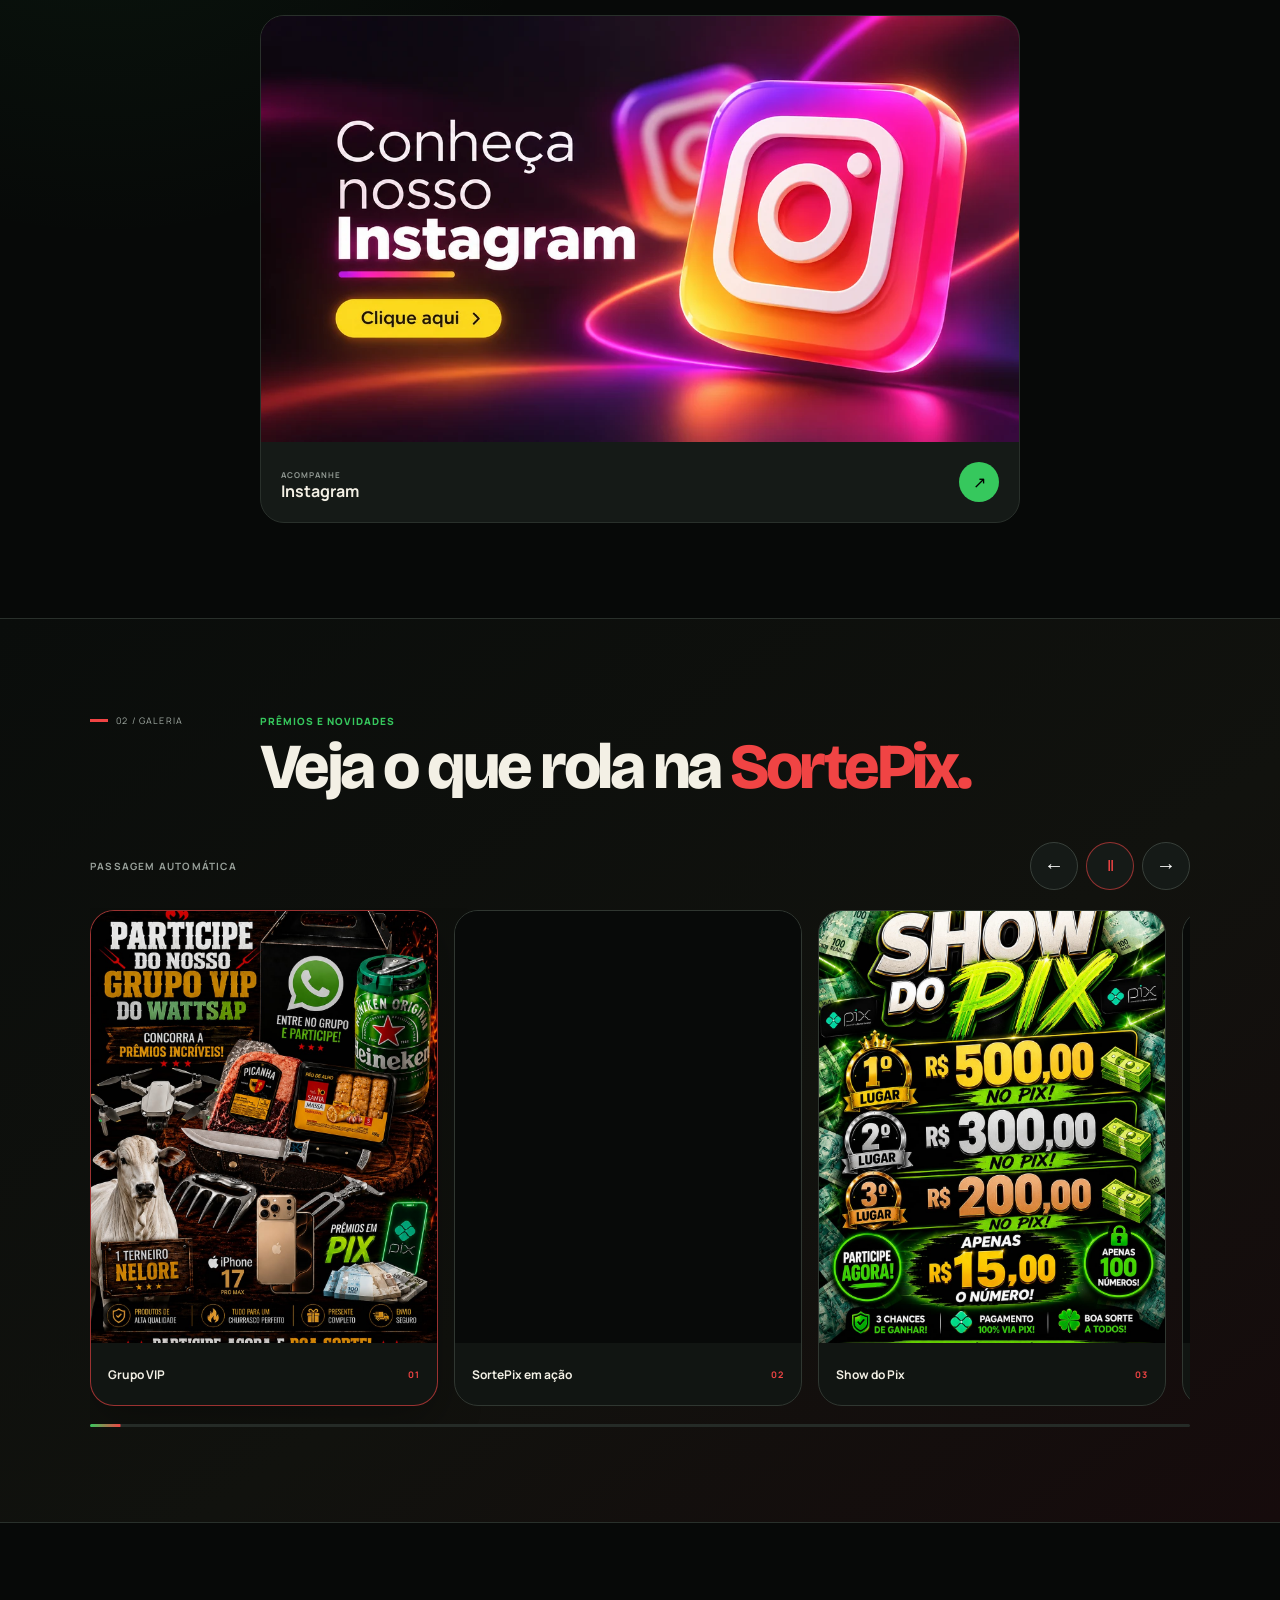
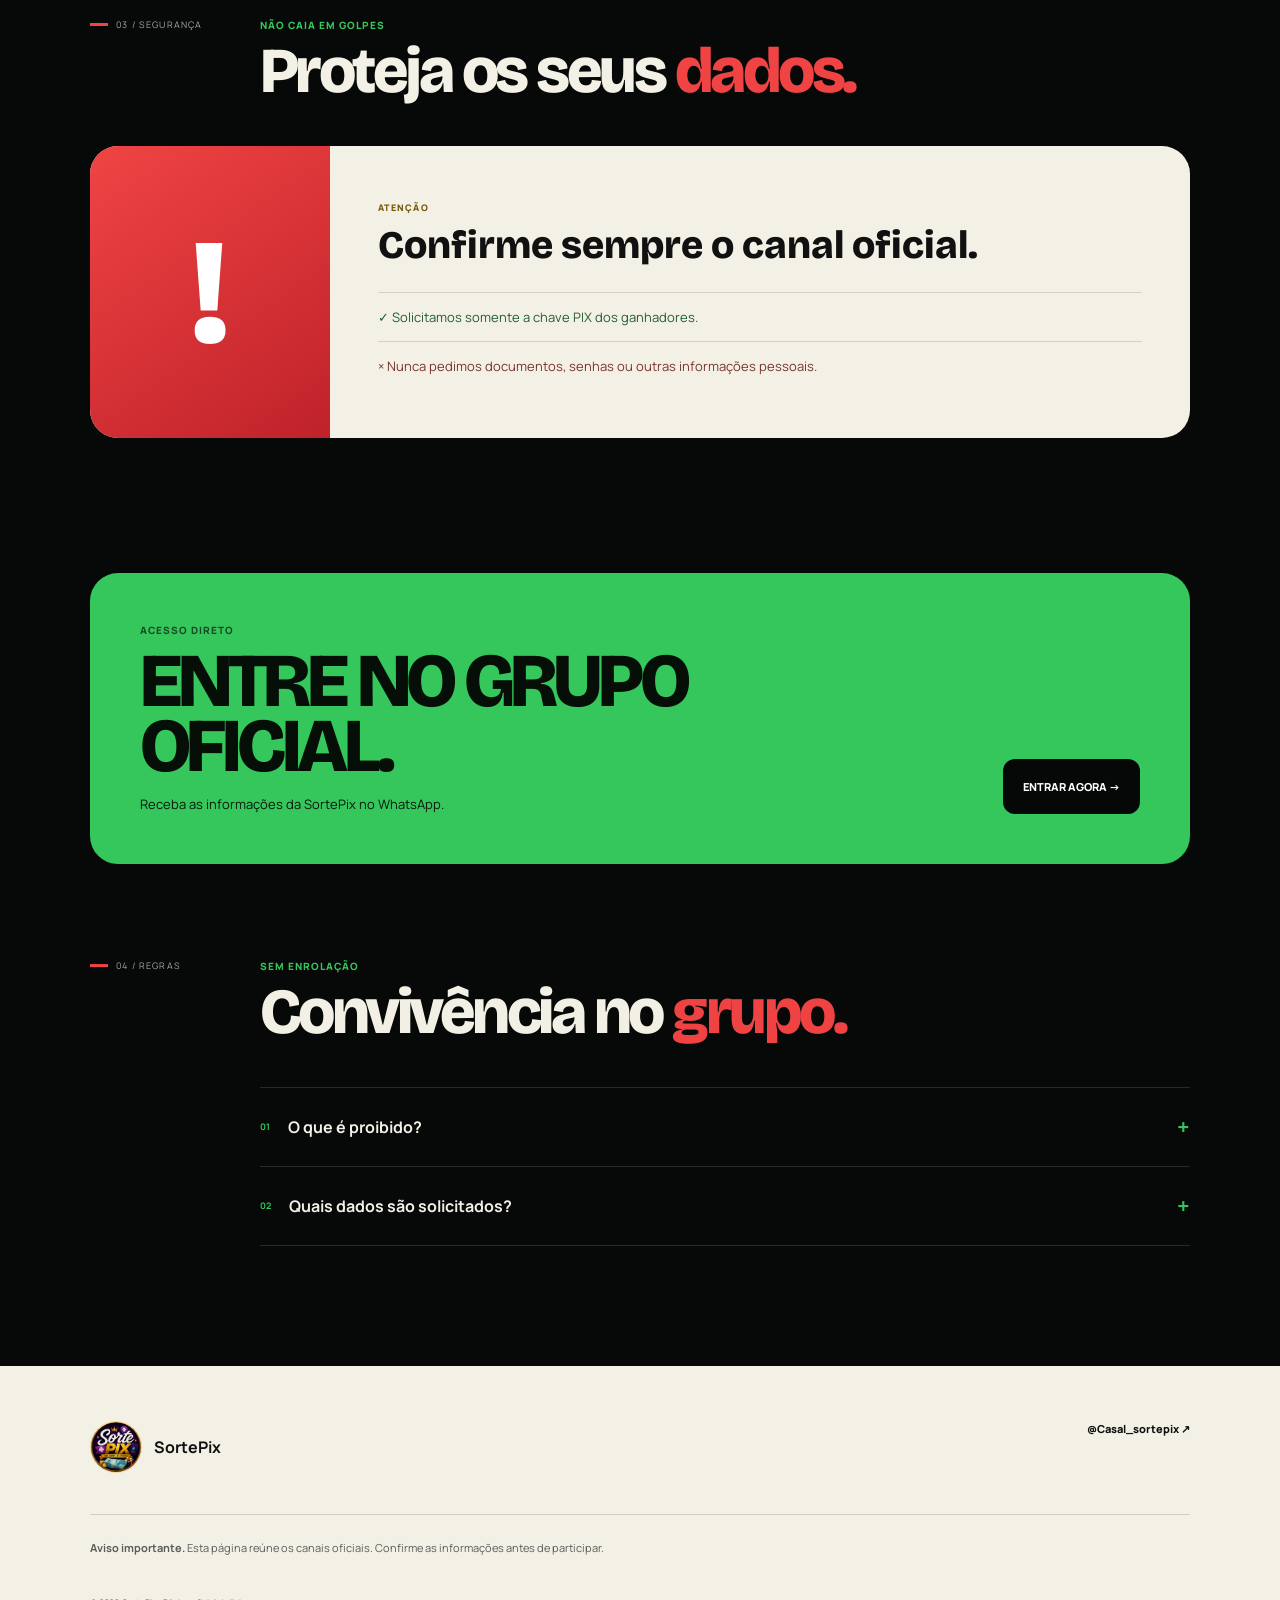
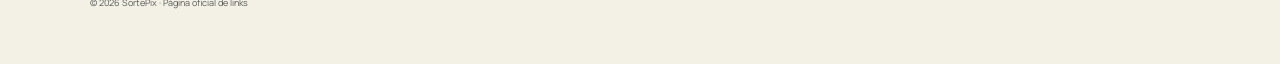
<file: sortepix/index.html>
<!doctype html><html lang="pt-BR"><head>
<meta charset="utf-8"><meta name="viewport" content="width=device-width,initial-scale=1,viewport-fit=cover"><meta name="theme-color" content="#070908">
<meta name="description" content="SortePix — rifas e premiações com transparência, organização e segurança. Entre no grupo oficial."><title>SortePix · Grupo oficial</title><link rel="icon" href="./assets/logo-sortepix.jpg">
<link rel="preconnect" href="https://fonts.googleapis.com"><link rel="preconnect" href="https://fonts.gstatic.com" crossorigin><link href="https://fonts.googleapis.com/css2?family=Bricolage+Grotesque:opsz,wght@12..96,600;12..96,700;12..96,800&family=Manrope:wght@400;500;600;700;800&display=swap" rel="stylesheet">
<link rel="stylesheet" href="./campaign.css?v=20260915"><link rel="stylesheet" href="./a11y.css?v=20260915"><link rel="stylesheet" href="./media.css?v=20260915"><script src="./vendor/gsap.min.js" defer></script><script src="./campaign.js?v=20260915" defer></script><script src="./media.js?v=20260915" defer></script></head><body>
<a class="skip" href="#conteudo">Pular para o conteúdo</a><main id="conteudo">
<header class="top shell"><a class="profile-pill" href="https://www.instagram.com/casal_sortepix/" target="_blank" rel="noopener noreferrer"><img class="brand-logo" src="./assets/logo-sortepix.jpg" alt="Logo SortePix"><span><strong>SortePix</strong><small>@Casal_sortepix</small></span><i></i></a><button class="share" aria-label="Compartilhar esta página">↗</button></header>
<section class="hero shell">
<a class="hero-art hero-prize" href="https://chat.whatsapp.com/CwYlaBLVpM11SESVXQWeR4?s=cl&amp;p=a&amp;mlu=4&amp;ilr=4" target="_blank" rel="noopener noreferrer" aria-label="Entrar no grupo oficial da SortePix pelo WhatsApp"><img src="./assets/galeria-cesta.jpg" alt="Cesta de prêmios com carnes, bebidas e acompanhamentos" width="1280" height="1280" fetchpriority="high" decoding="async"><span>PRÊMIO EM DESTAQUE</span></a>
<div class="hero-info"><p class="kicker">BEM-VINDOS AO SORTE PIX</p><h1><span class="title-sorte">SORTE</span><br><span class="title-pix">PIX</span><i>◆</i></h1><p class="copy">Aqui você encontra rifas e premiações com <strong class="accent-red">transparência</strong>, organização e segurança!</p>
<div class="facts"><div><small>CANAL</small><b>Grupo oficial</b></div><div><small>ACESSO</small><b>Direto pelo WhatsApp</b></div><div><small>SEGURANÇA</small><b>Orientações claras</b></div></div>
<a class="primary" href="https://chat.whatsapp.com/CwYlaBLVpM11SESVXQWeR4?s=cl&amp;p=a&amp;mlu=4&amp;ilr=4" target="_blank" rel="noopener noreferrer">ENTRAR NO GRUPO <span>→</span></a></div></section>
<div class="marquee"><div><span>SORTEPIX</span><span>GRUPO OFICIAL</span><span>TRANSPARÊNCIA</span><span>ORGANIZAÇÃO</span><span>SEGURANÇA</span><span>SORTEPIX</span><span>GRUPO OFICIAL</span><span>TRANSPARÊNCIA</span><span>ORGANIZAÇÃO</span><span>SEGURANÇA</span></div></div>
<section class="section shell"><div class="section-head"><span>01 / CANAL</span><div><p>FIQUE POR DENTRO</p><h2>Acompanhe a SortePix.</h2></div></div>
<div class="channels"><a class="channel insta" href="https://www.instagram.com/casal_sortepix/" target="_blank" rel="noopener noreferrer"><div class="visual"><img src="./assets/channel-instagram.webp" alt="Conheça nosso Instagram — clique aqui" width="1200" height="675" loading="lazy" decoding="async"></div><footer><span><small>ACOMPANHE</small>Instagram</span><i>↗</i></footer></a></div></section>
<section class="section media-section" aria-labelledby="galeria-titulo"><div class="shell"><div class="section-head"><span>02 / GALERIA</span><div><p>PRÊMIOS E NOVIDADES</p><h2 id="galeria-titulo">Veja o que rola na <span class="accent-red">SortePix.</span></h2></div></div>
<div class="carousel" data-carousel><div class="carousel-top"><p>Passagem automática</p><div class="carousel-controls"><button type="button" data-carousel-prev aria-label="Item anterior">←</button><button type="button" data-carousel-toggle aria-label="Pausar carrossel automático">Ⅱ</button><button type="button" data-carousel-next aria-label="Próximo item">→</button></div></div><div class="carousel-track" tabindex="0" aria-label="Galeria automática de fotos e vídeos da SortePix" aria-live="off">
<figure class="media-card"><img src="./assets/galeria-grupo-vip.jpg" alt="Arte do Grupo VIP SortePix com prêmios" width="1080" height="1350" loading="lazy"><figcaption><span>Grupo VIP</span><b>01</b></figcaption></figure>
<figure class="media-card"><video muted playsinline preload="metadata" aria-label="Vídeo SortePix 1, reproduzido sem áudio"><source src="./assets/galeria-video-01.mp4" type="video/mp4"></video><figcaption><span>SortePix em ação</span><b>02</b></figcaption></figure>
<figure class="media-card"><img src="./assets/galeria-ranking-pix.jpg" alt="Arte Show do Pix com premiação para três lugares" width="1080" height="1350" loading="lazy"><figcaption><span>Show do Pix</span><b>03</b></figcaption></figure>
<figure class="media-card"><video muted playsinline preload="metadata" aria-label="Vídeo SortePix 2, reproduzido sem áudio"><source src="./assets/galeria-video-02.mp4" type="video/mp4"></video><figcaption><span>Prêmios SortePix</span><b>04</b></figcaption></figure>
<figure class="media-card"><img src="./assets/galeria-cesta.jpg" alt="Cesta de prêmios com picanha, bebidas e acompanhamentos" width="1280" height="1280" loading="lazy"><figcaption><span>Cesta especial</span><b>05</b></figcaption></figure>
<figure class="media-card"><video muted playsinline preload="metadata" aria-label="Vídeo SortePix 3, reproduzido sem áudio"><source src="./assets/galeria-video-03.mp4" type="video/mp4"></video><figcaption><span>Confira os detalhes</span><b>06</b></figcaption></figure>
</div><div class="carousel-progress" aria-hidden="true"><i></i></div></div></div></section>
<section class="section shell safety"><div class="section-head"><span>03 / SEGURANÇA</span><div><p>NÃO CAIA EM GOLPES</p><h2>Proteja os seus <span class="accent-red">dados.</span></h2></div></div>
<div class="warning"><div class="warning-symbol">!</div><div><span>ATENÇÃO</span><h3>Confirme sempre o canal oficial.</h3><p class="ok">✓ Solicitamos somente a chave PIX dos ganhadores.</p><p class="no">× Nunca pedimos documentos, senhas ou outras informações pessoais.</p></div></div></section>
<section class="cta shell"><div><p>ACESSO DIRETO</p><h2>ENTRE NO GRUPO<br>OFICIAL.</h2><span>Receba as informações da SortePix no WhatsApp.</span></div><a href="https://chat.whatsapp.com/CwYlaBLVpM11SESVXQWeR4?s=cl&amp;p=a&amp;mlu=4&amp;ilr=4" target="_blank" rel="noopener noreferrer">ENTRAR AGORA →</a></section>
<section class="section shell rules"><div class="section-head"><span>04 / REGRAS</span><div><p>SEM ENROLAÇÃO</p><h2>Convivência no <span class="accent-red">grupo.</span></h2></div></div><div class="accordion">
<details><summary><b>01</b>O que é proibido?<i>+</i></summary><p>Enviar links, fazer anúncios, compartilhar vídeos sem autorização e divulgar outros grupos.</p></details>
<details><summary><b>02</b>Quais dados são solicitados?<i>+</i></summary><p>Somente a chave PIX dos ganhadores. Nunca envie documentos, senhas ou outras informações pessoais.</p></details></div></section></main>
<footer class="site-footer"><div class="shell"><div><img class="brand-logo" src="./assets/logo-sortepix.jpg" alt="Logo SortePix"><strong>SortePix</strong></div><a href="https://www.instagram.com/casal_sortepix/" target="_blank" rel="noopener noreferrer">@Casal_sortepix ↗</a><p><b>Aviso importante.</b> Esta página reúne os canais oficiais. Confirme as informações antes de participar.</p><small>© <span id="year"></span> SortePix · Página oficial de links</small></div></footer>
<a class="float" href="https://www.instagram.com/casal_sortepix/" target="_blank" rel="noopener noreferrer">Instagram ↗</a></body></html>
</file>
<file: 021premia/style.css>
:root{--bg:#070604;--surface:#100d08;--surface-2:#171107;--gold:#e1b444;--gold-light:#ffe49a;--red:#ff3b30;--ink:#f7f1e7;--muted:#b9ae9b;--line:rgba(225,180,68,.24);--radius:28px;--shell:min(1180px,calc(100% - 40px));--display:"Bodoni Moda",Georgia,serif;--body:"Manrope",sans-serif}
*{box-sizing:border-box}html{scroll-behavior:smooth}body{margin:0;background:var(--bg);color:var(--ink);font-family:var(--body);overflow-x:hidden;background-image:radial-gradient(circle at 12% 8%,rgba(225,180,68,.11),transparent 28%),linear-gradient(rgba(255,255,255,.014) 1px,transparent 1px),linear-gradient(90deg,rgba(255,255,255,.014) 1px,transparent 1px);background-size:auto,48px 48px,48px 48px}body:before{content:"";position:fixed;inset:0;pointer-events:none;opacity:.18;z-index:20;background-image:url("data:image/svg+xml,%3Csvg viewBox='0 0 180 180' xmlns='http://www.w3.org/2000/svg'%3E%3Cfilter id='n'%3E%3CfeTurbulence type='fractalNoise' baseFrequency='.95' numOctaves='3' stitchTiles='stitch'/%3E%3C/filter%3E%3Crect width='100%25' height='100%25' filter='url(%23n)' opacity='.18'/%3E%3C/svg%3E")}.shell{width:var(--shell);margin-inline:auto}.skip-link{position:fixed;left:16px;top:-80px;z-index:100;background:var(--gold);color:#080604;padding:12px 18px;border-radius:999px;font-weight:800}.skip-link:focus{top:16px}.topbar{height:96px;display:flex;align-items:center;justify-content:space-between;border-bottom:1px solid var(--line)}.profile{display:flex;align-items:center;gap:12px;color:inherit;text-decoration:none}.profile img{width:54px;height:54px;border-radius:50%;object-fit:cover;border:1px solid var(--line)}.profile span{display:grid;gap:2px}.profile strong{font-size:14px;letter-spacing:.04em}.profile small{font-size:11px;color:var(--muted)}.share-button{min-height:44px;border:1px solid var(--line);border-radius:999px;background:transparent;color:var(--ink);padding:0 18px;font:700 11px var(--body);text-transform:uppercase;letter-spacing:.13em;cursor:pointer}.hero{min-height:690px;display:grid;grid-template-columns:minmax(0,1.35fr) minmax(340px,.65fr);gap:42px;align-items:center;padding-block:56px 72px}.hero-art{position:relative;border:1px solid var(--line);border-radius:var(--radius);overflow:hidden;background:#000;box-shadow:0 40px 100px rgba(0,0,0,.5)}.hero-art:after{content:"";position:absolute;inset:0;box-shadow:inset 0 0 80px rgba(0,0,0,.25);pointer-events:none}.hero-art img{display:block;width:100%;height:auto;aspect-ratio:16/9;object-fit:cover}.live-pill{position:absolute;left:18px;top:18px;display:flex;align-items:center;gap:8px;z-index:2;border-radius:999px;padding:9px 13px;background:rgba(7,6,4,.8);backdrop-filter:blur(14px);font-size:10px;font-weight:800;letter-spacing:.12em;text-transform:uppercase}.live-pill i{width:7px;height:7px;border-radius:50%;background:#41e887;box-shadow:0 0 0 6px rgba(65,232,135,.12)}.eyebrow,.section-heading>span,.draw-copy>span{margin:0;color:var(--gold);font-size:10px;font-weight:800;letter-spacing:.18em;text-transform:uppercase}.hero-copy h1{font:700 clamp(64px,7vw,112px)/.8 var(--display);letter-spacing:-.075em;margin:22px 0 30px}.hero-copy h1 em,.draw-copy h2 em{color:var(--gold-light);font-weight:600}.lead{font-size:18px;line-height:1.65;color:var(--muted);max-width:510px}.lead strong{color:var(--ink)}.hero-facts{display:grid;grid-template-columns:repeat(3,1fr);gap:0;margin:30px 0;border-block:1px solid var(--line)}.hero-facts div{padding:18px 12px 18px 0}.hero-facts div+div{border-left:1px solid var(--line);padding-left:16px}.hero-facts small{display:block;color:var(--muted);font-size:8px;font-weight:800;letter-spacing:.14em;margin-bottom:7px}.hero-facts strong{font-size:12px}.button{min-height:54px;display:inline-flex;align-items:center;justify-content:center;border-radius:999px;padding:0 28px;text-decoration:none;text-transform:uppercase;letter-spacing:.08em;font-size:11px;font-weight:800;transition:transform .25s ease,box-shadow .25s ease}.button-gold{width:100%;background:linear-gradient(115deg,#ae7815,var(--gold-light),#d59c25);color:#0a0702;box-shadow:0 16px 45px rgba(225,180,68,.18)}.minimum-note{text-align:center;color:var(--muted);font-size:11px;margin:12px 0 0}.marquee{border-block:1px solid var(--line);overflow:hidden;background:#0b0804}.marquee div{display:flex;align-items:center;width:max-content;animation:marquee 28s linear infinite}.marquee span,.marquee b{padding:18px 22px;white-space:nowrap;font-size:10px;letter-spacing:.18em}.marquee b{color:var(--gold)}@keyframes marquee{to{transform:translateX(-50%)}}.section{padding-block:110px}.section-heading{display:grid;grid-template-columns:1fr 2fr;gap:24px;align-items:start;margin-bottom:48px}.section-heading div p,.draw-copy>p:first-of-type{margin:0 0 12px;color:var(--gold);font-size:11px;font-weight:800;text-transform:uppercase;letter-spacing:.16em}.section-heading h2,.draw-copy h2{font:600 clamp(48px,6.2vw,92px)/.92 var(--display);letter-spacing:-.055em;margin:0}.prize-grid{display:grid;grid-template-columns:1.25fr .85fr .9fr;gap:18px}.prize-card{min-height:420px;padding:34px;border:1px solid var(--line);border-radius:var(--radius);position:relative;overflow:hidden;display:flex;flex-direction:column;justify-content:flex-end;background:linear-gradient(145deg,rgba(255,255,255,.03),rgba(255,255,255,0))}.prize-card:before{content:"";position:absolute;width:260px;height:260px;border-radius:50%;filter:blur(60px);opacity:.18;right:-90px;top:-80px;background:var(--gold)}.prize-main{background:linear-gradient(180deg,transparent 18%,rgba(0,0,0,.94)),url("./assets/iphone-17-acao.webp") center/cover}.card-index{position:absolute;left:34px;top:30px;color:var(--gold);font-size:11px;letter-spacing:.16em}.prize-card>p{font-size:10px;text-transform:uppercase;letter-spacing:.16em;color:var(--gold);margin:0 0 12px}.prize-card h3{font:600 clamp(32px,3.3vw,54px)/1 var(--display);letter-spacing:-.035em;margin:0 0 12px}.prize-card small{color:var(--muted);line-height:1.6}.giant-number{font:700 130px/.75 var(--display);color:var(--gold-light);letter-spacing:-.08em;margin-bottom:28px}.ranking-section{background:linear-gradient(135deg,#171006,#0a0805);border-block:1px solid var(--line)}.podium{display:grid;grid-template-columns:1.15fr 1fr 1fr;gap:18px}.rank-card{min-height:250px;border:1px solid var(--line);border-radius:var(--radius);padding:32px;display:flex;flex-direction:column;justify-content:space-between;background:rgba(255,255,255,.025)}.rank-card.first{background:linear-gradient(145deg,rgba(225,180,68,.26),rgba(225,180,68,.03));box-shadow:0 30px 80px rgba(0,0,0,.26)}.rank-card span{font-size:10px;font-weight:800;letter-spacing:.16em;color:var(--gold)}.rank-card strong{font:700 clamp(58px,7vw,100px)/1 var(--display);letter-spacing:-.07em}.rank-card small{color:var(--muted);font-size:13px}.ranking-note{max-width:720px;margin:28px 0 0;color:var(--muted);line-height:1.75}.steps{display:grid;grid-template-columns:repeat(3,1fr);border-block:1px solid var(--line)}.steps article{padding:36px 34px 40px 0;min-height:230px}.steps article+article{border-left:1px solid var(--line);padding-left:34px}.steps b{color:var(--gold);font-size:11px;letter-spacing:.14em}.steps h3{font:600 32px/1 var(--display);margin:50px 0 16px}.steps p{margin:0;color:var(--muted);font-size:14px;line-height:1.75}.draw-section{background:#0d0a06;border-block:1px solid var(--line)}.draw-layout{display:grid;grid-template-columns:1fr 1fr;gap:80px;align-items:center}.draw-copy h2{margin:18px 0 28px}.body-copy{color:var(--muted);font-size:15px;line-height:1.8;max-width:560px}.example-card{border:1px solid var(--line);border-radius:var(--radius);padding:30px;background:linear-gradient(145deg,rgba(225,180,68,.08),transparent)}.example-title{display:flex;justify-content:space-between;padding-bottom:20px;border-bottom:1px solid var(--line)}.example-title span{color:var(--gold);font-size:10px;letter-spacing:.16em}.example-title strong{font-size:11px}.example-card ol{list-style:none;margin:0;padding:10px 0}.example-card li{display:grid;grid-template-columns:1fr auto 44px;align-items:center;gap:16px;padding:15px 0;border-bottom:1px solid rgba(225,180,68,.12)}.example-card li span{color:var(--muted);font-size:12px}.example-card li b{font-size:14px}.example-card li em{display:grid;place-items:center;width:36px;height:36px;border-radius:50%;background:var(--gold);color:#0a0702;font-style:normal;font-weight:800}.winning-number{display:flex;align-items:flex-end;justify-content:space-between;padding-top:24px}.winning-number small{color:var(--gold);font-size:9px;letter-spacing:.14em}.winning-number strong{font:700 72px/.8 var(--display);color:var(--gold-light);letter-spacing:.06em}.channels{display:grid;grid-template-columns:1fr 1fr;gap:20px}.channel-card{display:block;border:1px solid var(--line);border-radius:var(--radius);overflow:hidden;color:inherit;text-decoration:none;background:var(--surface);transition:transform .3s ease,border-color .3s ease}.channel-card img{display:block;width:100%;aspect-ratio:16/9;object-fit:cover}.channel-card footer{display:flex;justify-content:space-between;align-items:center;padding:24px}.channel-card footer span{font-weight:800;font-size:17px}.channel-card footer small{display:block;color:var(--gold);font-size:9px;letter-spacing:.14em;margin-bottom:6px}.channel-card footer b{font-size:10px;text-transform:uppercase;letter-spacing:.12em;color:var(--muted)}.accordion{border-top:1px solid var(--line)}.accordion details{border-bottom:1px solid var(--line)}.accordion summary{list-style:none;display:grid;grid-template-columns:54px 1fr auto;align-items:center;min-height:90px;cursor:pointer;font:600 clamp(22px,3vw,38px)/1.1 var(--display)}.accordion summary::-webkit-details-marker{display:none}.accordion summary b{font:800 10px var(--body);color:var(--gold);letter-spacing:.13em}.accordion summary i{font:400 28px var(--body);color:var(--gold);transition:transform .25s ease}.accordion details[open] summary i{transform:rotate(45deg)}.accordion details p{margin:0 54px 30px;color:var(--muted);line-height:1.75;max-width:760px}.final-cta{display:grid;grid-template-columns:1.35fr .65fr;gap:40px;align-items:end;margin-bottom:110px;padding:64px;border-radius:var(--radius);background:linear-gradient(120deg,#b67d16,#f1d57f 55%,#bd8116);color:#0a0702;position:relative;overflow:hidden}.final-cta:after{content:"021";position:absolute;right:-25px;top:-50px;font:800 260px/.8 var(--display);opacity:.1}.final-cta>div{position:relative;z-index:1}.final-cta p{font-size:10px;font-weight:800;letter-spacing:.16em;text-transform:uppercase}.final-cta h2{font:700 clamp(50px,6vw,88px)/.88 var(--display);letter-spacing:-.06em;margin:14px 0 20px}.final-cta span{font-size:14px}.final-side{display:grid;gap:8px;text-align:right}.final-side small{font-size:9px;letter-spacing:.15em}.final-side strong{font:700 64px/1 var(--display)}.button-dark{margin-top:18px;background:#080604;color:var(--ink)}.site-footer{border-top:1px solid var(--line);padding:64px 0 110px}.footer-grid{display:grid;grid-template-columns:1fr 1fr;gap:30px}.footer-brand{display:flex;align-items:center;gap:16px}.footer-brand img{width:70px;height:70px;object-fit:cover;border-radius:50%}.footer-brand strong{font:700 26px/.9 var(--display)}.footer-grid nav{display:flex;justify-content:flex-end;gap:22px}.footer-grid a{color:var(--ink);text-decoration:none;font-size:12px;font-weight:700}.footer-grid p{color:var(--muted);font-size:12px;line-height:1.7}.footer-grid>small{align-self:end;text-align:right;color:#746b5e;font-size:10px}.floating-cta{display:none}.reveal{visibility:hidden}
@media (hover:hover) and (pointer:fine){.button:hover{transform:translateY(-3px);box-shadow:0 20px 55px rgba(225,180,68,.26)}.channel-card:hover{transform:translateY(-6px);border-color:rgba(225,180,68,.55)}.share-button:hover{border-color:var(--gold)}}
@media (max-width:900px){:root{--shell:min(100% - 28px,680px);--radius:22px}.topbar{height:82px}.hero{grid-template-columns:1fr;min-height:auto;gap:36px;padding-block:28px 70px}.hero-copy h1{font-size:clamp(64px,19vw,100px)}.hero-art{order:0}.hero-copy{order:1}.section{padding-block:78px}.section-heading{grid-template-columns:1fr;gap:18px;margin-bottom:36px}.section-heading h2,.draw-copy h2{font-size:clamp(50px,14vw,76px)}.prize-grid{grid-template-columns:1fr 1fr}.prize-main{grid-column:1/-1}.prize-card{min-height:350px}.podium{grid-template-columns:1fr}.rank-card{min-height:180px}.steps{grid-template-columns:1fr}.steps article{padding:28px 0}.steps article+article{border-left:0;border-top:1px solid var(--line);padding-left:0}.steps h3{margin-top:34px}.draw-layout{grid-template-columns:1fr;gap:50px}.channels{grid-template-columns:1fr}.final-cta{grid-template-columns:1fr;padding:40px 28px;margin-bottom:80px}.final-side{text-align:left}.footer-grid{grid-template-columns:1fr}.footer-grid nav{justify-content:flex-start;flex-wrap:wrap}.footer-grid>small{text-align:left}.floating-cta{display:flex;position:fixed;z-index:30;left:14px;right:14px;bottom:calc(12px + env(safe-area-inset-bottom));min-height:58px;align-items:center;justify-content:center;border-radius:999px;background:linear-gradient(110deg,#c58c21,var(--gold-light),#c58c21);color:#0a0702;text-decoration:none;text-transform:uppercase;font-size:12px;font-weight:800;letter-spacing:.06em;box-shadow:0 15px 50px rgba(0,0,0,.55)}.site-footer{padding-bottom:130px}}
@media (max-width:560px){:root{--shell:calc(100% - 24px)}.profile img{width:46px;height:46px}.share-button{padding-inline:14px;font-size:9px}.hero{padding-top:18px}.hero-art{border-radius:18px}.live-pill{left:12px;top:12px}.hero-copy h1{margin-block:18px 24px}.lead{font-size:16px}.hero-facts{grid-template-columns:1fr}.hero-facts div{padding:14px 0}.hero-facts div+div{border-left:0;border-top:1px solid var(--line);padding-left:0}.prize-grid{grid-template-columns:1fr}.prize-main{grid-column:auto}.prize-card{min-height:320px;padding:28px}.giant-number{font-size:110px}.rank-card strong{font-size:72px}.example-card{padding:22px 18px}.example-card li{grid-template-columns:1fr auto 38px;gap:10px}.winning-number strong{font-size:58px}.channel-card footer{padding:20px}.accordion summary{grid-template-columns:42px 1fr auto;min-height:82px}.accordion details p{margin-left:42px}.final-cta{margin-inline:0;width:100%;border-radius:0}.final-side strong{font-size:56px}}
@media (prefers-reduced-motion:reduce){html{scroll-behavior:auto}.marquee div{animation:none}.button,.channel-card,.accordion summary i{transition:none}.reveal{visibility:visible!important;opacity:1!important;transform:none!important}}
</file>
<file: 021premia/accessibility.css>
.share-button {
  min-height: 46px;
}

.footer-grid a {
  min-height: 44px;
  display: inline-flex;
  align-items: center;
}
</file>
<file: 021premia/polish.css>
/* Final layout pass: rhythm, hierarchy, proportion and touch comfort. */
:root {
  --section-space: clamp(62px, 5vw, 76px);
  --display: "Barlow Condensed", "Arial Narrow", sans-serif;
}

.section {
  padding-block: var(--section-space);
}

.section-heading {
  display: block;
  margin-bottom: clamp(30px, 3vw, 40px);
}

.section-heading > span {
  display: block;
  padding-top: 0;
  margin-bottom: 16px;
}

.section-heading > div {
  text-align: center;
}

.section-heading > div > p {
  margin-bottom: 8px;
}

.section-heading h2,
.draw-copy h2 {
  max-width: 760px;
  font-size: clamp(46px, 4.6vw, 70px);
  line-height: .94;
  margin-inline: auto;
  text-wrap: balance;
}

.hero-copy h1 {
  max-width: 520px;
  font-size: clamp(64px, 6vw, 96px);
  line-height: .86;
  letter-spacing: -.045em;
  text-transform: uppercase;
  text-wrap: balance;
}

.hero-copy h1 em {
  white-space: nowrap;
}

.prize-card h3,
.steps h3 {
  letter-spacing: -.025em;
}

.rank-card strong {
  font-size: clamp(46px, 4.8vw, 68px);
  line-height: .95;
  letter-spacing: -.035em;
}

.rank-card {
  min-height: 220px;
}

.prize-grid,
.podium {
  gap: 14px;
}

#canais {
  padding-top: var(--section-space);
  padding-bottom: var(--section-space);
}

#canais .channels {
  gap: 22px;
  align-items: stretch;
}

.channel-card {
  min-width: 0;
}

.channel-card img {
  width: 100%;
  height: auto;
  aspect-ratio: 16 / 9;
  object-fit: cover;
}

.channel-card footer {
  min-height: 92px;
  padding: 20px 24px;
  gap: 24px;
}

.channel-card footer span {
  min-width: 0;
  line-height: 1.25;
}

.share-button {
  min-height: 46px;
}

.footer-grid a {
  min-height: 44px;
  display: inline-flex;
  align-items: center;
}

@media (max-width: 900px) {
  :root {
    --section-space: clamp(54px, 9vw, 66px);
  }

  .section-heading {
    margin-bottom: 30px;
  }

  .section-heading > span {
    padding-top: 0;
  }

  .section-heading h2,
  .draw-copy h2 {
    max-width: 620px;
    font-size: clamp(44px, 9vw, 60px);
  }

  .hero-copy h1 {
    max-width: 100%;
    font-size: clamp(62px, 15vw, 88px);
  }

  .rank-card strong {
    font-size: clamp(46px, 10vw, 58px);
  }

  .podium {
    grid-template-columns: repeat(3, minmax(0, 1fr));
  }

  #canais .channels {
    max-width: 680px;
    margin-inline: auto;
  }

  .floating-cta {
    left: auto;
    right: 14px;
    width: auto;
    max-width: calc(100% - 28px);
    min-height: 52px;
    padding-inline: 20px;
    font-size: 10px;
    box-shadow: 0 12px 36px rgba(0, 0, 0, .62);
  }
}

@media (max-width: 560px) {
  :root {
    --section-space: 48px;
  }

  .section-heading {
    margin-bottom: 26px;
  }

  .section-heading h2,
  .draw-copy h2 {
    font-size: clamp(40px, 11vw, 52px);
    line-height: .96;
  }

  .channel-card footer {
    min-height: 84px;
    padding: 18px 20px;
  }

  .channel-card footer span {
    font-size: 15px;
  }

  .hero-facts {
    grid-template-columns: repeat(3, minmax(0, 1fr));
    margin-block: 22px;
  }

  .hero-facts div {
    min-width: 0;
    padding: 14px 7px;
  }

  .hero-facts div + div {
    border-top: 0;
    border-left: 1px solid var(--line);
    padding-left: 9px;
  }

  .hero-facts small,
  .hero-facts strong {
    white-space: nowrap;
  }

  .hero-facts small {
    margin-bottom: 6px;
    font-size: 6.5px;
    letter-spacing: .08em;
  }

  .hero-facts strong {
    font-size: 10px;
  }

  .prize-grid {
    gap: 10px;
  }

  .prize-card {
    min-height: 0;
    padding: 22px;
  }

  .prize-card::before {
    display: none;
  }

  .prize-main {
    min-height: 260px;
  }

  .prize-extra {
    min-height: 225px;
  }

  .prize-ranking {
    min-height: 205px;
  }

  .card-index {
    top: 20px;
    left: 22px;
  }

  .giant-number {
    margin-bottom: 12px;
    font-size: 82px;
  }

  .prize-card h3 {
    font-size: clamp(30px, 9vw, 36px);
  }

  .podium {
    grid-template-columns: repeat(3, minmax(0, 1fr));
    gap: 8px;
  }

  .rank-card {
    min-height: 150px;
    padding: 16px 12px;
    border-radius: 18px;
  }

  .rank-card span {
    font-size: 7px;
    letter-spacing: .08em;
    white-space: nowrap;
  }

  .rank-card strong {
    font-size: clamp(32px, 10vw, 40px);
    white-space: nowrap;
  }

  .rank-card small {
    font-size: 10px;
  }

  .ranking-note {
    margin-top: 18px;
    font-size: 13px;
  }

  .floating-cta {
    min-height: 48px;
    padding-inline: 15px;
    font-size: 9px;
  }
}
</file>
<file: ametistapremios/reference.css>
:root{--bg:#07090a;--panel:#151a18;--cream:#f4f0e5;--blue:#44bce9;--ink:#080a0b;--muted:#929994;--line:#2b302e;--r:30px;font-family:Manrope,sans-serif}*{box-sizing:border-box}html{scroll-behavior:smooth}body{margin:0;background:var(--bg);color:var(--cream)}img,video{display:block;max-width:100%}a{color:inherit;text-decoration:none}.skip{position:fixed;top:8px;left:8px;z-index:99;padding:12px;background:white;color:black;transform:translateY(-150%)}.skip:focus{transform:none}.shell{width:min(1100px,calc(100% - 36px));margin-inline:auto}.top{display:flex;justify-content:space-between;align-items:center;padding:32px 0 20px}.profile-pill{display:flex;align-items:center;gap:12px;padding:7px 17px 7px 7px;border:1px solid var(--line);border-radius:99px;background:#161b19}.profile-pill img{width:47px;height:47px;border-radius:50%}.profile-pill span{display:grid}.profile-pill strong{font-size:14px}.profile-pill small{color:var(--muted);font-size:11px}.profile-pill i{width:8px;height:8px;border-radius:50%;background:#2bc35b;box-shadow:0 0 0 3px #0d5226}.share{width:48px;height:48px;border:1px solid var(--line);border-radius:50%;background:#111513;color:white;font-size:19px;cursor:pointer}.hero{display:grid;grid-template-columns:1.1fr .9fr;min-height:570px;border-radius:var(--r);overflow:hidden;background:var(--cream);color:var(--ink)}.hero-photo{position:relative;min-height:570px}.hero-photo>img{width:100%;height:100%;object-fit:cover;object-position:center 58%}.badge{position:absolute;padding:9px 13px;border-radius:99px;background:#141815de;color:white;font-size:10px;font-weight:800}.live{top:16px;left:16px}.live:first-letter{color:#2bcb61}.count{top:15px;right:15px;background:var(--blue);color:#092432;text-align:center;line-height:1.1}.count strong{font-size:16px}.bottom{bottom:16px;left:16px}.hero-info{padding:47px 42px;display:flex;flex-direction:column}.kicker,.section-head p,.cta p{margin:0;color:#178bb7;font-size:10px;font-weight:800;letter-spacing:.1em}.hero-info h1{font:800 clamp(44px,6vw,68px)/.88 "Bricolage Grotesque",sans-serif;letter-spacing:-.065em;margin:15px 0 17px}.hero-info h1 span{color:var(--blue);font-size:.5em;margin-left:8px}.hero-copy{color:#3c4141;line-height:1.55;font-size:14px}.facts{margin:15px 0 25px;border-top:1px solid #d3cec1}.facts div{display:grid;gap:4px;padding:12px 0;border-bottom:1px solid #d3cec1}.facts small{color:#6c6c65;font-size:8px;letter-spacing:.13em}.facts strong{font-size:12px}.primary{display:flex;justify-content:space-between;align-items:center;margin-top:auto;min-height:58px;padding:0 18px;border-radius:12px;background:var(--blue);font-size:12px;font-weight:800;box-shadow:0 15px 40px #44bce944}.marquee{overflow:hidden;margin-top:25px;background:var(--blue);color:#061118}.marquee>div{display:flex;width:max-content;animation:marquee 22s linear infinite}.marquee span{display:flex;align-items:center;gap:24px;padding:14px 12px;font-size:10px;font-weight:800}.marquee span:after{content:"◆";font-size:8px}@keyframes marquee{to{transform:translateX(-50%)}}.section{padding:95px 0}.section-head{display:grid;grid-template-columns:170px 1fr;align-items:start;margin-bottom:35px}.section-head>span{color:#a6ada8;font-size:9px;letter-spacing:.14em}.section-head h2{font:800 clamp(38px,6vw,64px)/.95 "Bricolage Grotesque",sans-serif;letter-spacing:-.055em;margin:9px 0 0}.channels{display:grid;grid-template-columns:1fr 1fr;gap:18px}.channel{border:1px solid var(--line);border-radius:24px;overflow:hidden;background:#151a18}.channel-visual{position:relative;min-height:280px;padding:36px;overflow:hidden;background:radial-gradient(circle at 80% 45%,#34cc68,#0f351f 55%,#0b100d)}.channel-visual>img{position:absolute;inset:0;width:100%;height:100%;object-fit:cover;filter:saturate(.9) brightness(.52)}.channel-visual:after{content:"";position:absolute;inset:0;background:linear-gradient(90deg,#060806cc,transparent 75%)}.channel-visual strong{position:relative;z-index:1;display:block;font:600 32px/1 "Bricolage Grotesque";max-width:260px}.channel-visual strong b{font-weight:800}.channel-visual em{position:absolute;z-index:1;left:36px;bottom:28px;padding:7px 10px;background:#f1e933;color:black;border-radius:7px;font-size:8px;font-style:normal;font-weight:800}.giant-icon{position:absolute;right:-15px;top:20px;font-size:200px;color:#7aff99;opacity:.52}.channel footer{display:flex;align-items:end;justify-content:space-between;padding:20px}.channel footer span{display:grid;font-size:16px;font-weight:700}.channel footer small{color:#929a95;font-size:8px;letter-spacing:.13em}.channel footer i{display:grid;place-items:center;width:40px;height:40px;border-radius:50%;background:var(--blue);color:black;font-style:normal}.steps{display:grid;grid-template-columns:repeat(3,1fr);border:1px solid var(--line)}.steps article{min-height:235px;padding:28px;border-right:1px solid var(--line)}.steps article:last-child{border:0}.steps b{color:var(--blue);font-size:12px}.steps h3{font:700 25px/1.05 "Bricolage Grotesque";margin:75px 0 10px}.steps p{color:#9ba29e;font-size:13px;line-height:1.55}.media-section{background:#0a0d0b}.media-row{display:flex;gap:16px;overflow:auto;scroll-snap-type:x mandatory;padding-bottom:12px}.media-row figure{flex:0 0 min(330px,78vw);margin:0;border-radius:22px;overflow:hidden;background:#151a18;scroll-snap-align:start}.media-row video{width:100%;aspect-ratio:9/14;object-fit:cover;background:#111}.media-row figcaption{display:flex;justify-content:space-between;padding:17px;font-size:11px;font-weight:700}.media-row figcaption span{color:var(--blue)}.cta{display:grid;grid-template-columns:1.3fr .7fr;gap:50px;align-items:center;margin-top:80px;padding:48px;border-radius:28px;background:var(--blue);color:#061118}.cta p{color:#114a60}.cta h2{font:800 clamp(42px,7vw,74px)/.87 "Bricolage Grotesque";letter-spacing:-.06em;margin:12px 0}.cta>div>span{font-size:13px;color:#174b60}.cta-side{border-top:1px solid #208db5;padding-top:18px;display:grid}.cta-side small{font-size:8px}.cta-side strong{font:800 45px "Bricolage Grotesque"}.cta-side a{display:flex;justify-content:space-between;margin-top:14px;padding:19px;border-radius:12px;background:#07090a;color:white;font-size:11px;font-weight:800}.rules{padding-bottom:120px}.accordion{margin-left:170px;border-top:1px solid var(--line)}details{border-bottom:1px solid var(--line)}summary{display:flex;align-items:center;gap:18px;min-height:78px;cursor:pointer;list-style:none;font-weight:700}summary::-webkit-details-marker{display:none}summary b{color:var(--blue);font-size:9px}summary i{margin-left:auto;color:var(--blue);font-size:22px;font-style:normal}details p{margin:0;padding:0 45px 25px;color:#a2a9a5;line-height:1.6;font-size:13px}.site-footer{background:var(--cream);color:#111;padding:55px 0}.site-footer .shell{display:grid;grid-template-columns:1fr 1fr;gap:30px}.site-footer .shell>div{display:flex;align-items:center;gap:12px}.site-footer img{width:46px;height:46px;border-radius:12px}.site-footer a{text-align:right;font-size:11px;font-weight:800}.site-footer p{grid-column:1/-1;border-top:1px solid #d1ccbf;padding-top:25px;color:#5c5c57;font-size:11px;line-height:1.6}.site-footer small{grid-column:1/-1;color:#777;font-size:9px}.float{position:fixed;right:22px;bottom:22px;z-index:12;padding:15px 20px;border-radius:99px;background:var(--blue);color:#061118;font-size:11px;font-weight:800;box-shadow:0 10px 30px #0008}.reveal{opacity:1}a:focus-visible,button:focus-visible,summary:focus-visible{outline:3px solid var(--blue);outline-offset:3px}
@media(max-width:720px){.shell{width:min(100% - 24px,520px)}.top{padding-top:20px}.share{width:43px;height:43px}.hero{grid-template-columns:1fr}.hero-photo{min-height:430px}.hero-info{padding:34px 26px}.hero-info h1{font-size:49px}.marquee{margin-top:16px}.section{padding:70px 0}.section-head{grid-template-columns:1fr;gap:15px}.section-head h2{font-size:42px}.channels{grid-template-columns:1fr}.channel-visual{min-height:245px}.steps{grid-template-columns:1fr}.steps article{min-height:170px;border-right:0;border-bottom:1px solid var(--line)}.steps h3{margin-top:42px}.cta{grid-template-columns:1fr;padding:34px 25px;margin-top:60px}.accordion{margin-left:0}.float{right:12px;bottom:12px}.site-footer .shell{grid-template-columns:1fr}.site-footer a{text-align:left}.hero-photo>img{object-position:center 62%}}@media(prefers-reduced-motion:reduce){html{scroll-behavior:auto}.marquee>div{animation:none}}
</file>
<file: ametistapremios/a11y.css>
.kicker{color:#116784}.section-head p{color:#44bce9}.facts small{color:#5b5d59}.cta p,.cta>div>span{color:#07384b}.site-footer small{color:#595b57}
.channel-visual{min-height:0;padding:0;aspect-ratio:16/9}.channel-visual>img{filter:none;object-fit:cover;object-position:center}.channel-visual:after{display:none}
</file>
<file: nbpremios/style.css>
:root{--bg:#07121d;--surface:#0d2030;--line:#263b4b;--text:#f3f6f8;--muted:#b6c5d1;--blue:#52caff;--gold:#ffdb69}*{box-sizing:border-box}html{scroll-behavior:smooth}body{margin:0;background:radial-gradient(ellipse at 10% 0%,#133047 0,transparent 50%),var(--bg);color:var(--text);font-family:Manrope,sans-serif;font-size:15px}a{color:inherit;text-decoration:none}button{font:inherit}img,video{display:block;width:100%}button,a,summary{-webkit-tap-highlight-color:transparent}button:focus-visible,a:focus-visible,summary:focus-visible{outline:3px solid var(--blue);outline-offset:5px}.wrap{width:min(1120px,calc(100% - 48px));margin:auto}.header{display:flex;align-items:center;justify-content:space-between;padding:22px 0;border-bottom:1px solid var(--line)}.brand{display:flex;gap:12px;align-items:center;font-weight:800;letter-spacing:1px}.brand img{width:52px;height:52px;border-radius:50%}.brand small{display:block;font-size:9px;color:var(--muted);letter-spacing:1.7px;margin-top:4px}.header-link{font-size:12px;color:var(--muted);padding:12px}.header-link span{margin-left:12px;color:var(--blue);font-size:20px}.hero{display:grid;grid-template-columns:1fr 1fr;align-items:center;gap:56px;padding:42px 0 32px}.eyebrow{font-size:10px;font-weight:800;letter-spacing:1.8px;color:var(--blue);margin:0 0 18px}.eyebrow span{display:inline-block;width:6px;height:6px;background:var(--blue);border-radius:50%;margin-right:7px}h1,h2{font-family:'Barlow Condensed',sans-serif;margin:0;font-weight:700;letter-spacing:-1.5px;line-height:.98}h1{font-size:clamp(48px,5.4vw,76px);text-transform:uppercase}h1 em{display:block;font-style:normal;color:var(--gold)}.intro{max-width:410px;color:var(--muted);line-height:1.8;margin:22px 0}.cta{display:inline-flex;align-items:center;justify-content:center;gap:25px;min-height:54px;padding:14px 23px;background:var(--gold);color:#15202a;font-weight:800;font-size:14px;border-radius:8px;transition:background .2s,transform .2s}.cta:hover{background:#ffe89d;transform:translateY(-2px)}.cta svg{width:21px;fill:none;stroke:currentColor;stroke-width:1.8}.micro{font-size:10px;color:var(--muted);margin:12px 0 23px}.categories{display:flex;gap:8px;flex-wrap:wrap}.categories span{font-size:10px;letter-spacing:.3px;padding:7px 10px;border:1px solid var(--line);border-radius:4px;color:var(--muted)}.showcase{min-width:0;border:1px solid #35536a;border-radius:16px;overflow:hidden;background:#061019;box-shadow:0 22px 60px #0004}.slides{position:relative;aspect-ratio:1.18}.slide{margin:0;position:absolute;inset:0}.slide img,.slide video{height:100%;object-fit:cover}.slide video{object-fit:contain}.slide:after{content:'';position:absolute;inset:50% 0 0;background:linear-gradient(transparent,#03101dee);pointer-events:none}.slide figcaption{position:absolute;bottom:22px;left:24px;right:20px;z-index:1}.slide small{display:block;color:var(--gold);font-size:9px;font-weight:800;letter-spacing:1.6px;margin-bottom:8px}.slide strong{font-family:'Barlow Condensed',sans-serif;font-size:30px;line-height:1}.gallery-controls{display:flex;align-items:center;gap:8px;padding:8px 12px;font-size:11px}.gallery-controls #count{color:var(--blue);font-variant-numeric:tabular-nums;padding-left:8px}.gallery-note{flex:1;color:var(--muted);margin-left:8px}.gallery-controls button{width:44px;height:44px;border:0;border-radius:6px;background:transparent;color:white;font-size:23px;cursor:pointer}.gallery-controls button:hover{background:var(--surface)}.gallery-controls #pause{font-size:15px}.steps{display:grid;grid-template-columns:repeat(3,1fr);border-top:1px solid var(--line);border-bottom:1px solid var(--line);padding:22px 0}.steps>div{display:flex;gap:15px;align-items:center;padding:0 25px;border-right:1px solid var(--line)}.steps>div:first-child{padding-left:0}.steps>div:last-child{border:0}.steps>div>span{font-family:'Barlow Condensed',sans-serif;font-size:32px;color:var(--blue)}.steps p{margin:0}.steps strong{display:block;font-size:13px}.steps small{display:block;color:var(--muted);font-size:11px;margin-top:6px}.bottom{padding:38px 0;display:grid;grid-template-columns:1fr 1.4fr;gap:60px;scroll-margin-top:20px}h2{font-size:44px;letter-spacing:-.6px}.section-title .eyebrow{margin-bottom:12px}.section-title>p:last-child{color:var(--muted);font-size:12px;line-height:1.7;max-width:260px}.faq details{border-bottom:1px solid var(--line)}summary{cursor:pointer;padding:16px 28px 16px 0;list-style:none;font-weight:600;font-size:13px;position:relative}summary::-webkit-details-marker{display:none}summary:after{content:'+';position:absolute;right:0;color:var(--blue);font-size:20px;top:11px}details[open] summary:after{content:'−'}.faq p{font-size:12px;line-height:1.8;color:var(--muted);margin:0 20px 18px 0}.closing{display:flex;justify-content:space-between;gap:20px;align-items:center;background:var(--surface);border:1px solid var(--line);padding:24px;border-radius:12px}.closing strong{display:block;font-size:17px}.closing span{display:block;font-size:12px;color:var(--muted);margin-top:7px}footer{display:flex;justify-content:space-between;gap:20px;align-items:center;padding:25px 0;font-size:10px;color:var(--muted)}footer p{line-height:1.8;text-align:center}.credit{font-size:9px;letter-spacing:1.5px}.skip{position:fixed;top:-100px;left:16px;background:var(--gold);color:#000;padding:12px;z-index:10}.skip:focus{top:12px}@media(max-width:800px){.hero{gap:24px}h1{font-size:52px}.intro{font-size:13px}.bottom{gap:30px}.steps>div{padding:0 12px;gap:10px}.steps small{font-size:10px}.closing strong{font-size:15px}}@media(max-width:600px){.wrap{width:calc(100% - 32px)}.header{padding:14px 0}.brand img{width:44px;height:44px}.brand{font-size:13px}.brand small{font-size:8px}.header-link{font-size:10px;padding:8px 0}.header-link span{display:none}.hero{grid-template-columns:1fr;gap:23px;padding:26px 0 22px}.eyebrow{font-size:9px;margin-bottom:13px}h1{font-size:clamp(46px,12vw,66px);letter-spacing:-1px}h1 br{display:none}h1 em{margin-top:2px}.intro{margin:15px 0 18px;max-width:100%;line-height:1.7}.hero .cta{width:100%}.micro{text-align:center;margin:10px 0 16px}.categories{justify-content:center}.slides{aspect-ratio:1.3}.slide figcaption{left:18px;bottom:18px}.slide strong{font-size:27px}.steps{padding:18px 0;gap:10px}.steps>div{display:block;padding:0 8px}.steps>div>span{font-size:24px}.steps strong{font-size:10px;margin-top:6px}.steps small{font-size:9px;line-height:1.5}.bottom{grid-template-columns:1fr;gap:8px;padding:28px 0}.section-title>p:last-child{max-width:none}h2{font-size:36px}.closing{display:block;padding:20px}.closing .cta{width:100%;margin-top:18px}footer{flex-wrap:wrap;justify-content:space-between;padding:20px 0}footer p{order:3;width:100%;text-align:left;margin:0;font-size:9px}}@media(prefers-reduced-motion:reduce){html{scroll-behavior:auto}*{transition:none!important}}
</file>
<file: sortepix/campaign.css>
:root{--bg:#070908;--panel:#151a17;--cream:#f3f0e5;--green:#36c85d;--lime:#79f394;--line:#29302b;font-family:Manrope,sans-serif}*{box-sizing:border-box}html{scroll-behavior:smooth}body{margin:0;background:var(--bg);color:var(--cream)}a{color:inherit;text-decoration:none}.skip{position:fixed;top:8px;left:8px;z-index:99;padding:12px;background:white;color:black;transform:translateY(-150%)}.skip:focus{transform:none}.shell{width:min(1100px,calc(100% - 36px));margin-inline:auto}.top{display:flex;justify-content:space-between;align-items:center;padding:32px 0 20px}.profile-pill{display:flex;align-items:center;gap:12px;padding:7px 17px 7px 7px;border:1px solid var(--line);border-radius:99px;background:#151a17}.profile-pill>span:nth-child(2){display:grid}.profile-pill strong{font-size:14px}.profile-pill small{color:#929994;font-size:11px}.profile-pill i{width:8px;height:8px;border-radius:50%;background:var(--green);box-shadow:0 0 0 3px #124d25}.avatar{display:grid;place-items:center;width:47px;height:47px;border-radius:50%;background:var(--green);color:#071008;font-size:25px}.share{width:48px;height:48px;border:1px solid var(--line);border-radius:50%;background:#111513;color:white;font-size:19px}.hero{display:grid;grid-template-columns:1.1fr .9fr;min-height:560px;border-radius:30px;overflow:hidden;background:var(--cream);color:#080a09}.hero-art{position:relative;display:grid;place-items:center;min-height:560px;background:radial-gradient(circle at 50% 42%,#2d7540,#0b160f 50%,#070908 78%);overflow:hidden}.badge{position:absolute;top:17px;left:17px;padding:9px 13px;border-radius:99px;background:#151a17dd;color:white;font-size:10px;font-weight:800}.rings{position:relative;width:360px;height:360px;display:grid;place-items:center}.rings i{position:absolute;inset:0;border:1px solid #7ff69d35;border-radius:50%}.rings i:nth-child(2){inset:38px}.rings i:nth-child(3){inset:76px}.rings strong{font-size:145px;color:var(--lime);filter:drop-shadow(0 25px 30px #0008)}.hero-art>p{position:absolute;left:28px;bottom:25px;font-size:9px;line-height:1.7;letter-spacing:.15em;color:#a5b1a7}.hero-info{padding:47px 42px;display:flex;flex-direction:column}.kicker,.section-head p,.cta p{margin:0;color:#1ea847;font-size:10px;font-weight:800;letter-spacing:.1em}.hero h1{font:800 clamp(48px,7vw,78px)/.78 "Bricolage Grotesque";letter-spacing:-.065em;margin:17px 0 24px}.hero h1 span{color:var(--green);font-size:.42em;margin-left:8px}.copy{color:#3b403d;line-height:1.6;font-size:14px}.facts{margin:16px 0 24px;border-top:1px solid #d4d0c5}.facts div{display:grid;gap:4px;padding:12px 0;border-bottom:1px solid #d4d0c5}.facts small{font-size:8px;letter-spacing:.12em;color:#6e706b}.facts b{font-size:12px}.primary{display:flex;justify-content:space-between;align-items:center;min-height:58px;padding:0 18px;margin-top:auto;border-radius:12px;background:var(--green);font-size:12px;font-weight:800;box-shadow:0 15px 38px #36c85d44}.marquee{margin-top:25px;overflow:hidden;background:var(--green);color:#071008}.marquee>div{display:flex;width:max-content;animation:marquee 22s linear infinite}.marquee span{display:flex;gap:24px;align-items:center;padding:14px 12px;font-size:10px;font-weight:800}.marquee span:after{content:"◆";font-size:7px}@keyframes marquee{to{transform:translateX(-50%)}}.section{padding:95px 0}.section-head{display:grid;grid-template-columns:170px 1fr;margin-bottom:35px}.section-head>span{color:#a1aaa3;font-size:9px;letter-spacing:.13em}.section-head h2{font:800 clamp(38px,6vw,64px)/.95 "Bricolage Grotesque";letter-spacing:-.055em;margin:9px 0}.channels{display:grid;grid-template-columns:1fr 1fr;gap:18px}.channel{overflow:hidden;border:1px solid var(--line);border-radius:24px;background:var(--panel)}.visual{position:relative;min-height:280px;padding:36px;overflow:hidden}.whats .visual{background:radial-gradient(circle at 80% 45%,#3ddb68,#0d351c 55%,#09110c)}.insta .visual{background:radial-gradient(circle at 78% 40%,#e24387,#61234d 47%,#140e15)}.visual:after{content:"";position:absolute;inset:0;background:linear-gradient(90deg,#050806b8,transparent)}.visual strong{position:relative;z-index:1;display:block;font:600 32px/1 "Bricolage Grotesque"}.visual b{font-weight:800}.app-icon{position:absolute;right:28px;top:40px;font-size:150px;font-weight:800;opacity:.62}.visual em{position:absolute;z-index:2;left:36px;bottom:28px;padding:7px 10px;border-radius:6px;background:#eee535;color:#090909;font-size:8px;font-style:normal;font-weight:800}.channel footer{display:flex;justify-content:space-between;align-items:end;padding:20px}.channel footer span{display:grid;font-weight:700}.channel footer small{color:#919993;font-size:8px;letter-spacing:.13em}.channel footer i{display:grid;place-items:center;width:40px;height:40px;border-radius:50%;background:var(--green);color:black;font-style:normal}.warning{display:grid;grid-template-columns:240px 1fr;border-radius:28px;overflow:hidden;background:var(--cream);color:#111}.warning-symbol{display:grid;place-items:center;background:#f1d84c;font:800 150px "Bricolage Grotesque"}.warning>div:last-child{padding:48px}.warning span{color:#9a7920;font-size:9px;letter-spacing:.14em;font-weight:800}.warning h3{font:800 39px/1 "Bricolage Grotesque";margin:10px 0 27px}.warning p{padding:15px 0;margin:0;border-top:1px solid #d4d0c5;font-size:13px}.ok{color:#245f32}.no{color:#7a352e}.cta{display:grid;grid-template-columns:1fr auto;align-items:end;gap:40px;padding:50px;margin-top:40px;border-radius:28px;background:var(--green);color:#071008}.cta p{color:#174d25}.cta h2{font:800 clamp(44px,7vw,76px)/.86 "Bricolage Grotesque";letter-spacing:-.06em;margin:12px 0}.cta div>span{font-size:13px}.cta>a{padding:20px;border-radius:12px;background:#070908;color:white;font-size:11px;font-weight:800}.rules{padding-bottom:120px}.accordion{margin-left:170px;border-top:1px solid var(--line)}details{border-bottom:1px solid var(--line)}summary{display:flex;align-items:center;gap:18px;min-height:78px;cursor:pointer;list-style:none;font-weight:700}summary::-webkit-details-marker{display:none}summary b{color:var(--green);font-size:9px}summary i{margin-left:auto;color:var(--green);font-size:22px;font-style:normal}details p{margin:0;padding:0 45px 25px;color:#a2aaa5;line-height:1.6;font-size:13px}.site-footer{padding:55px 0;background:var(--cream);color:#111}.site-footer .shell{display:grid;grid-template-columns:1fr 1fr;gap:30px}.site-footer .shell>div{display:flex;align-items:center;gap:12px}.site-footer a{text-align:right;font-size:11px;font-weight:800}.site-footer p{grid-column:1/-1;border-top:1px solid #d2cec3;padding-top:25px;color:#5b5d59;font-size:11px}.site-footer small{grid-column:1/-1;font-size:9px;color:#777}.float{position:fixed;right:22px;bottom:22px;z-index:10;padding:15px 20px;border-radius:99px;background:var(--green);color:#071008;font-size:11px;font-weight:800;box-shadow:0 10px 30px #0009}a:focus-visible,button:focus-visible,summary:focus-visible{outline:3px solid var(--lime);outline-offset:3px}
@media(max-width:720px){.shell{width:min(100% - 24px,520px)}.top{padding-top:20px}.share{width:43px;height:43px}.hero{grid-template-columns:1fr}.hero-art{min-height:390px}.rings{width:300px;height:300px}.rings strong{font-size:120px}.hero-info{padding:34px 26px}.hero h1{font-size:57px}.marquee{margin-top:16px}.section{padding:70px 0}.section-head{grid-template-columns:1fr;gap:15px}.section-head h2{font-size:42px}.channels{grid-template-columns:1fr}.visual{min-height:245px}.warning{grid-template-columns:1fr}.warning-symbol{min-height:150px;font-size:100px}.warning>div:last-child{padding:30px 25px}.warning h3{font-size:34px}.cta{grid-template-columns:1fr;padding:34px 25px}.accordion{margin-left:0}.float{right:12px;bottom:12px}.site-footer .shell{grid-template-columns:1fr}.site-footer a{text-align:left}}@media(prefers-reduced-motion:reduce){html{scroll-behavior:auto}.marquee>div{animation:none}}
</file>
<file: sortepix/a11y.css>
.kicker{color:#126b2d}.section-head p{color:#36c85d}.facts small{color:#5b5d59}.cta div>span{color:#071a0c}.warning>div:last-child>span{color:#705400}.site-footer small{color:#595b57}
.visual{min-height:0;padding:0;aspect-ratio:16/9}.visual>img{position:absolute;inset:0;width:100%;height:100%;object-fit:cover;object-position:center;filter:none}.visual:after{display:none}
.hero{grid-template-columns:1fr}.hero-art{display:block;min-height:0;aspect-ratio:16/9;background:#020804}.hero-art>img{display:block;width:100%;height:100%;object-fit:cover}.hero-info{min-height:auto}.channels{grid-template-columns:1fr;max-width:760px;margin-inline:auto}
</file>
<file: sortepix/media.css>
:root {
  --red: #f04444;
  --red-deep: #9d1f24;
}

body {
  background-image:
    radial-gradient(circle at 88% 4%, rgba(240, 68, 68, .11), transparent 24rem),
    radial-gradient(circle at 8% 28%, rgba(54, 200, 93, .08), transparent 30rem);
}

.accent-red {
  color: var(--red);
}

.brand-logo {
  width: 47px;
  height: 47px;
  flex: 0 0 47px;
  border-radius: 50%;
  object-fit: cover;
  border: 1px solid rgba(238, 179, 54, .42);
}

.hero-info {
  position: relative;
}

.hero-prize::after {
  content: "";
  position: absolute;
  inset: 0;
  background: linear-gradient(180deg, transparent 48%, rgba(4, 5, 4, .58));
  pointer-events: none;
}

.hero-prize > img {
  object-position: center 54%;
}

.hero-prize > span {
  position: absolute;
  z-index: 1;
  left: 22px;
  bottom: 20px;
  padding: 9px 12px;
  border: 1px solid rgba(255, 255, 255, .32);
  border-radius: 999px;
  background: rgba(7, 9, 8, .72);
  color: #fff;
  font-size: 9px;
  font-weight: 800;
  letter-spacing: .12em;
  backdrop-filter: blur(8px);
}

.hero-info::before {
  content: "";
  position: absolute;
  top: 0;
  right: 0;
  width: 96px;
  height: 6px;
  background: linear-gradient(90deg, var(--green), var(--red));
}

.hero h1 {
  position: relative;
  width: fit-content;
}

.hero h1 .title-sorte {
  color: var(--red);
  text-shadow: 3px 3px 0 rgba(92, 13, 18, .12);
}

.hero h1 .title-sorte,
.hero h1 .title-pix {
  margin-left: 0;
  font-size: 1em;
}

.hero h1 .title-pix {
  color: var(--green);
  text-shadow: 3px 3px 0 rgba(8, 40, 17, .13);
}

.hero h1 i {
  position: absolute;
  right: -28px;
  bottom: 8px;
  color: var(--red);
  font-size: 18px;
  font-style: normal;
}

.kicker {
  color: var(--red-deep);
}

.primary {
  background: linear-gradient(105deg, #2db956, #6ce78b);
  box-shadow: 0 15px 38px rgba(54, 200, 93, .32), inset -6px 0 0 var(--red);
}

.marquee span::after {
  color: var(--red);
}

.section-head > span::before {
  content: "";
  display: inline-block;
  width: 18px;
  height: 3px;
  margin: 0 8px 2px 0;
  background: var(--red);
}

.warning-symbol {
  color: #fff;
  background: linear-gradient(145deg, var(--red), #bf222a);
}

.media-section {
  overflow: hidden;
  border-block: 1px solid var(--line);
  background: linear-gradient(145deg, #0a0d0b, #11120e 58%, #160b0c);
}

.carousel {
  position: relative;
}

.carousel-top {
  display: flex;
  align-items: center;
  justify-content: space-between;
  margin-bottom: 18px;
}

.carousel-top p {
  margin: 0;
  color: #99a19b;
  font-size: 10px;
  font-weight: 700;
  letter-spacing: .12em;
  text-transform: uppercase;
}

.carousel-controls {
  display: flex;
  gap: 8px;
}

.carousel-controls button {
  width: 48px;
  height: 48px;
  border: 1px solid #38403a;
  border-radius: 50%;
  background: #151a17;
  color: #fff;
  font-size: 20px;
  cursor: pointer;
}

.carousel-controls button[data-carousel-toggle] {
  border-color: rgba(240, 68, 68, .58);
  color: var(--red);
  font-size: 15px;
}

.carousel-track {
  display: flex;
  gap: 16px;
  overflow-x: auto;
  padding: 2px 0 18px;
  scroll-behavior: smooth;
  scroll-snap-type: x mandatory;
  scrollbar-width: none;
}

.carousel-track::-webkit-scrollbar {
  display: none;
}

.media-card {
  flex: 0 0 clamp(270px, 31vw, 348px);
  margin: 0;
  overflow: hidden;
  border: 1px solid #303731;
  border-radius: 24px;
  background: #111512;
  scroll-snap-align: start;
}

.media-card img,
.media-card video {
  display: block;
  width: 100%;
  height: auto;
  aspect-ratio: 4 / 5;
  object-fit: cover;
  background: #080a09;
}

.media-card video {
  height: auto;
  object-fit: contain;
  pointer-events: none;
}

.media-card.is-active {
  border-color: rgba(240, 68, 68, .62);
  box-shadow: 0 18px 45px rgba(0, 0, 0, .28);
}

.media-card figcaption {
  display: flex;
  align-items: center;
  justify-content: space-between;
  min-height: 62px;
  padding: 14px 17px;
  font-size: 12px;
  font-weight: 700;
}

.media-card figcaption b {
  color: var(--red);
  font-size: 9px;
  letter-spacing: .12em;
}

.carousel-progress {
  height: 3px;
  overflow: hidden;
  border-radius: 99px;
  background: #252b27;
}

.carousel-progress i {
  display: block;
  width: 16.666%;
  height: 100%;
  border-radius: inherit;
  background: linear-gradient(90deg, var(--green), var(--red));
  transform-origin: left;
}

.site-footer .brand-logo {
  width: 52px;
  height: 52px;
  flex-basis: 52px;
}

@media (hover: hover) and (pointer: fine) {
  .carousel-controls button:hover {
    border-color: var(--red);
    color: var(--red);
  }
}

@media (max-width: 720px) {
  .hero-info::before {
    width: 72px;
    height: 5px;
  }

  .media-card {
    flex-basis: min(80vw, 330px);
    border-radius: 20px;
  }

  .carousel-top p {
    max-width: 150px;
    line-height: 1.5;
  }

  .carousel-controls button {
    width: 46px;
    height: 46px;
  }
}

@media (prefers-reduced-motion: reduce) {
  .carousel-track {
    scroll-behavior: auto;
  }
}
</file>
